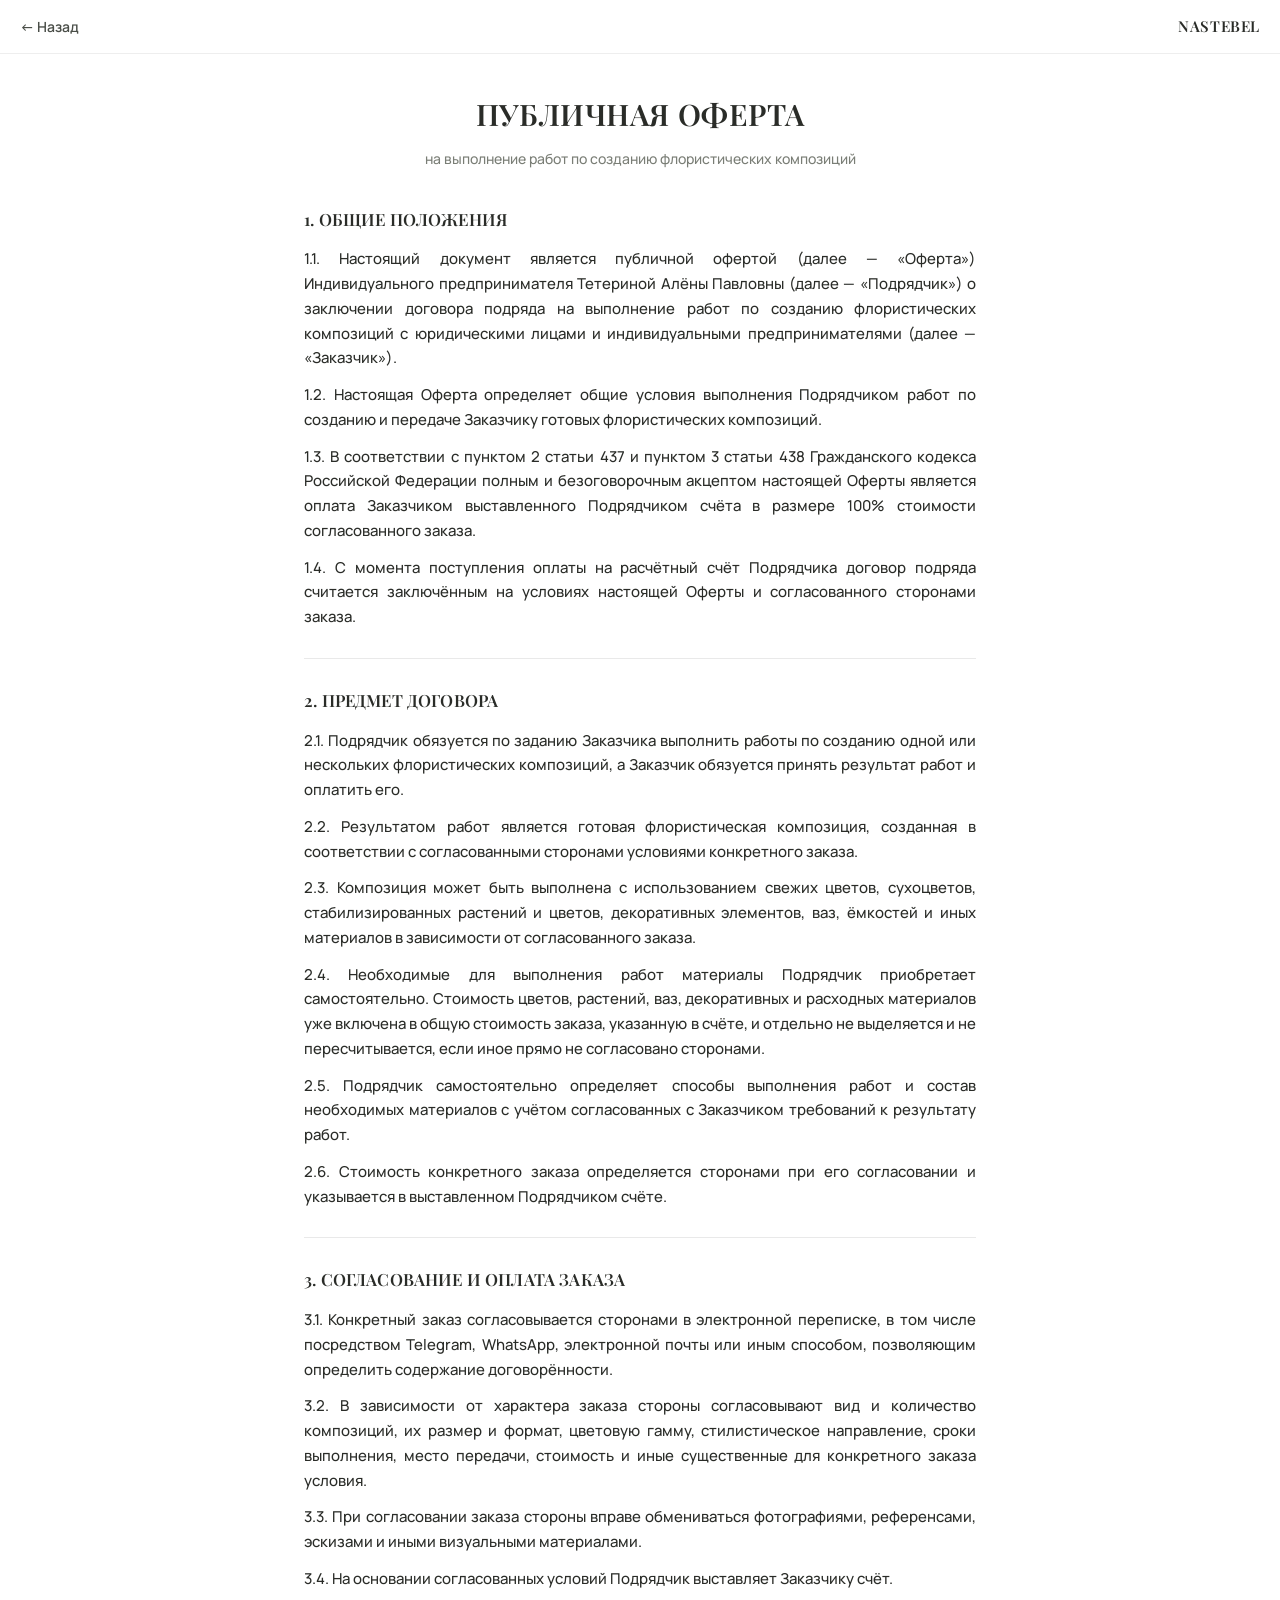
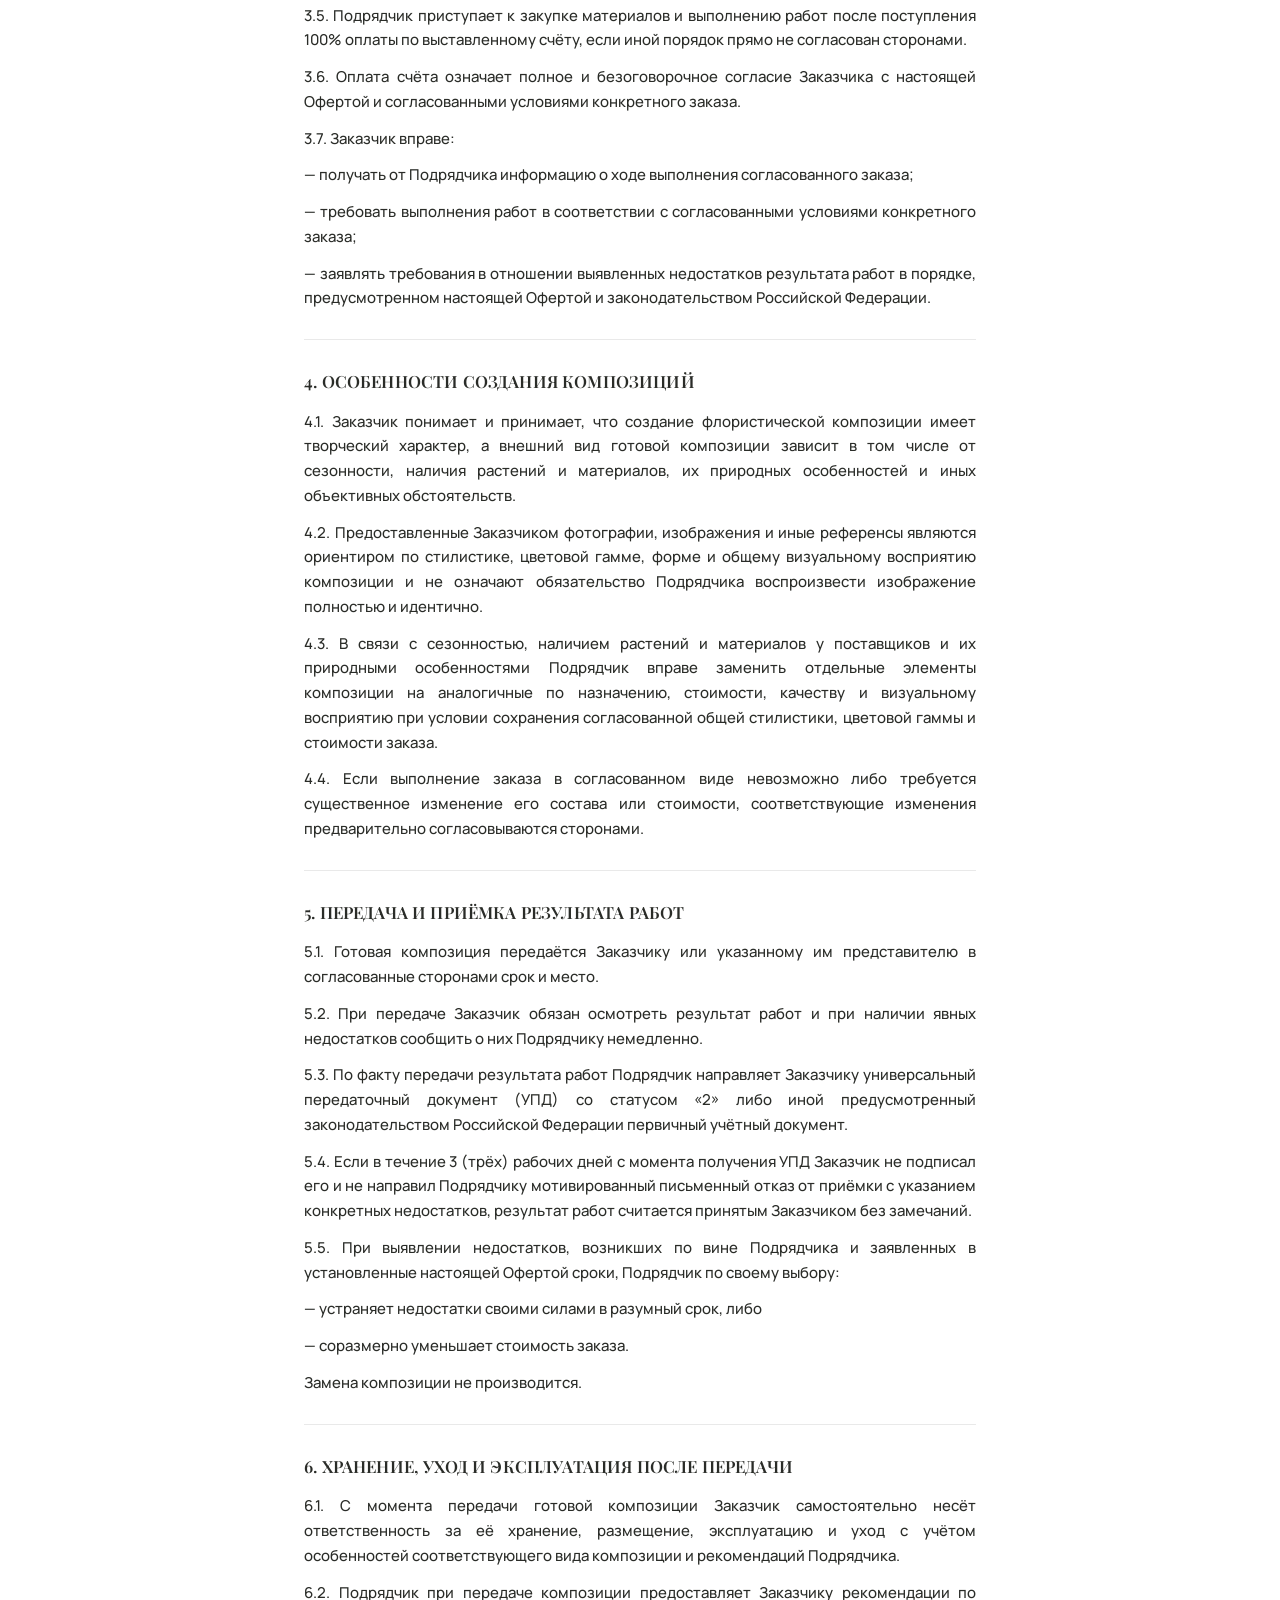
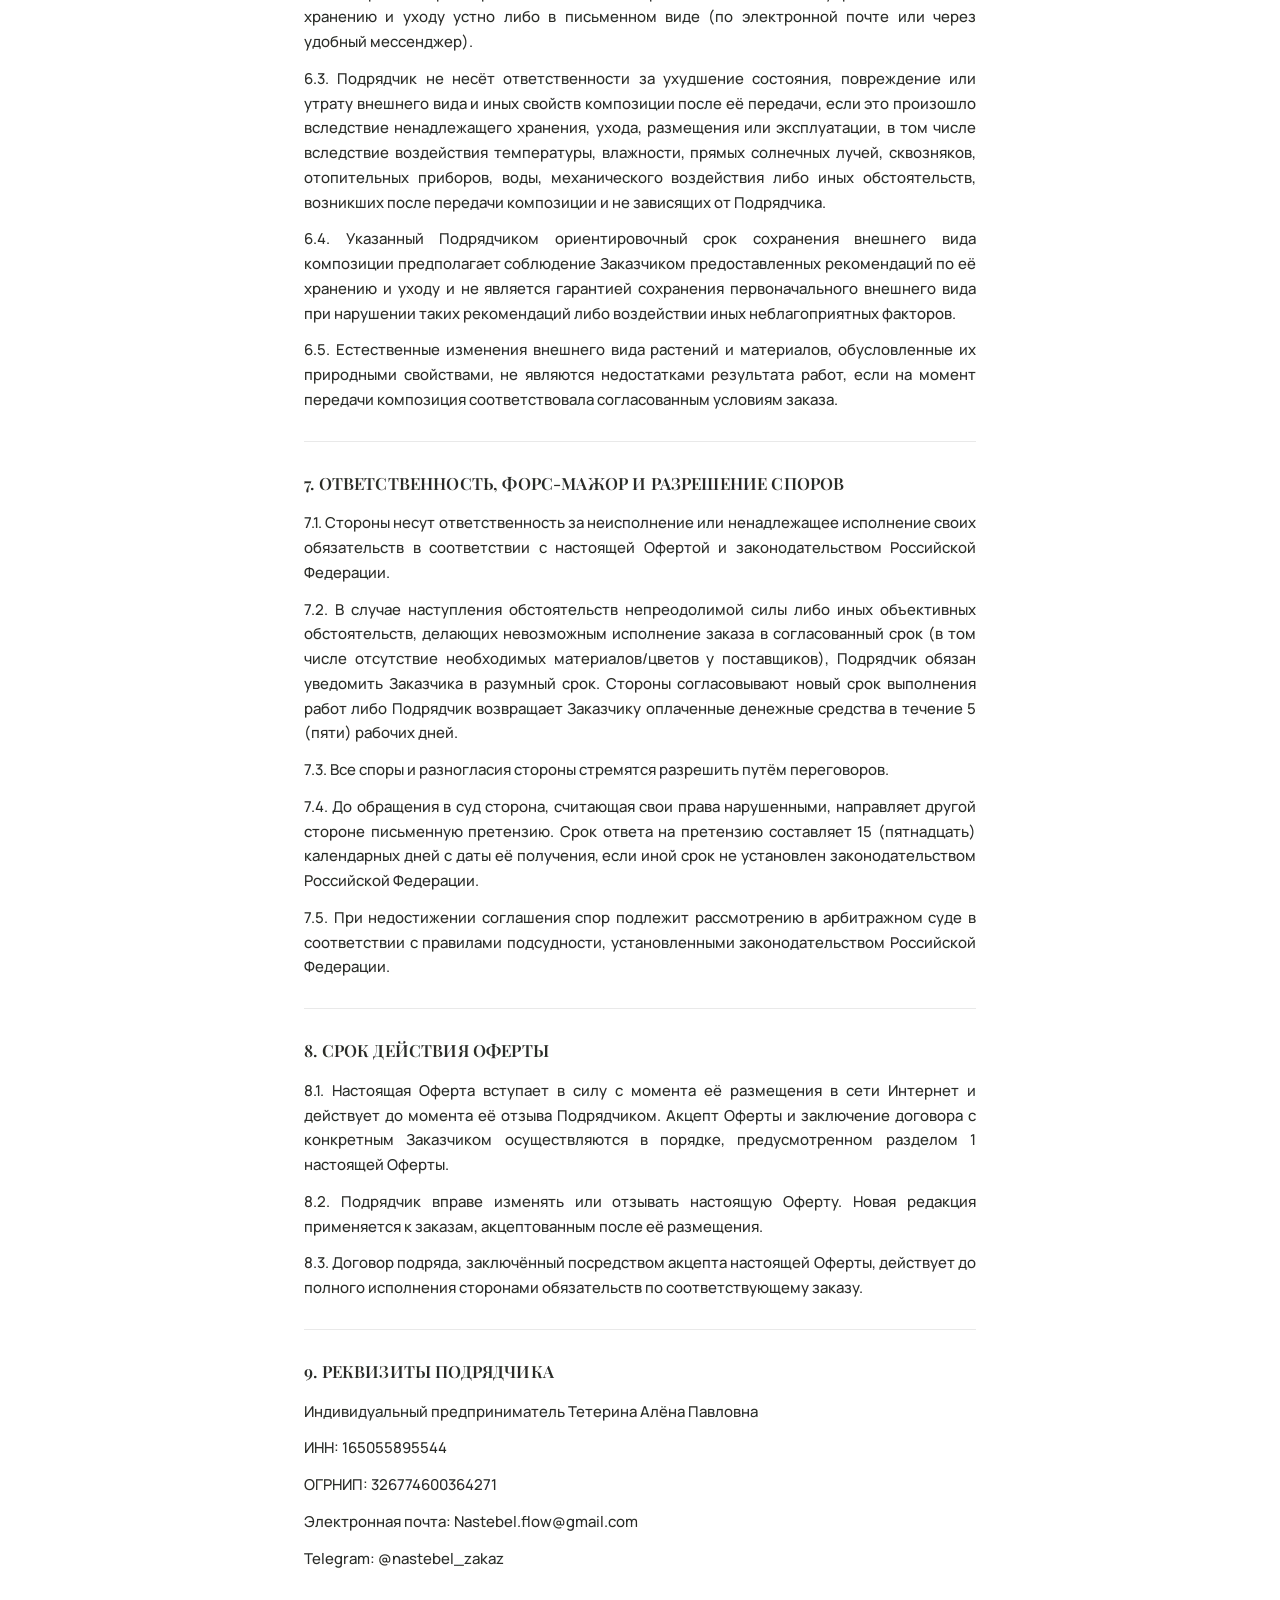
<file: oferta/index.html>
<!DOCTYPE html>
<html lang="ru">
<head>
  <meta charset="UTF-8" />
  <meta name="viewport" content="width=device-width, initial-scale=1" />
  <meta name="robots" content="noindex" />
  <title>Публичная оферта — NASTEBEL</title>
  <link rel="preconnect" href="https://fonts.googleapis.com" />
  <link href="https://fonts.googleapis.com/css2?family=Manrope:wght@400;500;600;700&family=Playfair+Display:wght@600&display=swap" rel="stylesheet" />
  <style>
    * { box-sizing: border-box; margin: 0; padding: 0; }
    html { -webkit-text-size-adjust: 100%; }
    body {
      font-family: "Manrope", system-ui, sans-serif;
      font-size: 15px;
      font-weight: 500;
      line-height: 1.65;
      color: #2a2c28;
      background: #ffffff;
      min-height: 100dvh;
    }
    .topbar {
      position: sticky;
      top: 0;
      z-index: 10;
      background: #fff;
      border-bottom: 1px solid rgba(42,44,40,0.08);
      padding: 14px 20px;
      display: flex;
      align-items: center;
      justify-content: space-between;
      gap: 12px;
    }
    .topbar a {
      font-size: 14px;
      font-weight: 600;
      color: #4a4e48;
      text-decoration: none;
    }
    .topbar a:hover { color: #2a2c28; }
    .brand {
      font-family: "Playfair Display", Georgia, serif;
      font-weight: 600;
      letter-spacing: 0.04em;
      font-size: 15px;
      color: #2a2c28;
    }
    .wrap {
      max-width: 720px;
      margin: 0 auto;
      padding: 36px 24px 64px;
    }
    h1 {
      font-family: "Playfair Display", Georgia, serif;
      font-size: clamp(1.5rem, 4vw, 1.85rem);
      font-weight: 600;
      text-align: center;
      letter-spacing: 0.02em;
      margin-bottom: 8px;
      color: #2a2c28;
    }
    .subtitle {
      text-align: center;
      font-size: 14px;
      color: #7a7e76;
      margin-bottom: 36px;
      font-weight: 500;
    }
    h2.sec {
      font-family: "Playfair Display", Georgia, serif;
      font-size: 1.05rem;
      font-weight: 600;
      margin: 28px 0 14px;
      color: #2a2c28;
      letter-spacing: 0.01em;
    }
    p.clause, p.para {
      margin-bottom: 12px;
      color: #2a2c28;
      text-align: justify;
      hyphens: auto;
    }
    hr.sec-div {
      border: none;
      border-top: 1px solid rgba(42,44,40,0.1);
      margin: 28px 0;
    }
    @media (max-width: 600px) {
      .wrap { padding: 24px 16px 48px; }
      body { font-size: 14px; }
      p.clause, p.para { text-align: left; }
    }
  </style>
</head>
<body>
  <div class="topbar">
    <a href="/">← Назад</a>
    <span class="brand">NASTEBEL</span>
  </div>
  <main class="wrap">
    <h1>ПУБЛИЧНАЯ ОФЕРТА</h1>
    <p class="subtitle">на выполнение работ по созданию флористических композиций</p>

    <h2 class="sec">1. ОБЩИЕ ПОЛОЖЕНИЯ</h2>
    <p class="clause">1.1. Настоящий документ является публичной офертой (далее — «Оферта») Индивидуального предпринимателя Тетериной Алёны Павловны (далее — «Подрядчик») о заключении договора подряда на выполнение работ по созданию флористических композиций с юридическими лицами и индивидуальными предпринимателями (далее — «Заказчик»).</p>
    <p class="clause">1.2. Настоящая Оферта определяет общие условия выполнения Подрядчиком работ по созданию и передаче Заказчику готовых флористических композиций.</p>
    <p class="clause">1.3. В соответствии с пунктом 2 статьи 437 и пунктом 3 статьи 438 Гражданского кодекса Российской Федерации полным и безоговорочным акцептом настоящей Оферты является оплата Заказчиком выставленного Подрядчиком счёта в размере 100% стоимости согласованного заказа.</p>
    <p class="clause">1.4. С момента поступления оплаты на расчётный счёт Подрядчика договор подряда считается заключённым на условиях настоящей Оферты и согласованного сторонами заказа.</p>

    <hr class="sec-div" />

    <h2 class="sec">2. ПРЕДМЕТ ДОГОВОРА</h2>
    <p class="clause">2.1. Подрядчик обязуется по заданию Заказчика выполнить работы по созданию одной или нескольких флористических композиций, а Заказчик обязуется принять результат работ и оплатить его.</p>
    <p class="clause">2.2. Результатом работ является готовая флористическая композиция, созданная в соответствии с согласованными сторонами условиями конкретного заказа.</p>
    <p class="clause">2.3. Композиция может быть выполнена с использованием свежих цветов, сухоцветов, стабилизированных растений и цветов, декоративных элементов, ваз, ёмкостей и иных материалов в зависимости от согласованного заказа.</p>
    <p class="clause">2.4. Необходимые для выполнения работ материалы Подрядчик приобретает самостоятельно. Стоимость цветов, растений, ваз, декоративных и расходных материалов уже включена в общую стоимость заказа, указанную в счёте, и отдельно не выделяется и не пересчитывается, если иное прямо не согласовано сторонами.</p>
    <p class="clause">2.5. Подрядчик самостоятельно определяет способы выполнения работ и состав необходимых материалов с учётом согласованных с Заказчиком требований к результату работ.</p>
    <p class="clause">2.6. Стоимость конкретного заказа определяется сторонами при его согласовании и указывается в выставленном Подрядчиком счёте.</p>

    <hr class="sec-div" />

    <h2 class="sec">3. СОГЛАСОВАНИЕ И ОПЛАТА ЗАКАЗА</h2>
    <p class="clause">3.1. Конкретный заказ согласовывается сторонами в электронной переписке, в том числе посредством Telegram, WhatsApp, электронной почты или иным способом, позволяющим определить содержание договорённости.</p>
    <p class="clause">3.2. В зависимости от характера заказа стороны согласовывают вид и количество композиций, их размер и формат, цветовую гамму, стилистическое направление, сроки выполнения, место передачи, стоимость и иные существенные для конкретного заказа условия.</p>
    <p class="clause">3.3. При согласовании заказа стороны вправе обмениваться фотографиями, референсами, эскизами и иными визуальными материалами.</p>
    <p class="clause">3.4. На основании согласованных условий Подрядчик выставляет Заказчику счёт.</p>
    <p class="clause">3.5. Подрядчик приступает к закупке материалов и выполнению работ после поступления 100% оплаты по выставленному счёту, если иной порядок прямо не согласован сторонами.</p>
    <p class="clause">3.6. Оплата счёта означает полное и безоговорочное согласие Заказчика с настоящей Офертой и согласованными условиями конкретного заказа.</p>
    <p class="clause">3.7. Заказчик вправе:</p>
    <p class="clause">— получать от Подрядчика информацию о ходе выполнения согласованного заказа;</p>
    <p class="clause">— требовать выполнения работ в соответствии с согласованными условиями конкретного заказа;</p>
    <p class="clause">— заявлять требования в отношении выявленных недостатков результата работ в порядке, предусмотренном настоящей Офертой и законодательством Российской Федерации.</p>

    <hr class="sec-div" />

    <h2 class="sec">4. ОСОБЕННОСТИ СОЗДАНИЯ КОМПОЗИЦИЙ</h2>
    <p class="clause">4.1. Заказчик понимает и принимает, что создание флористической композиции имеет творческий характер, а внешний вид готовой композиции зависит в том числе от сезонности, наличия растений и материалов, их природных особенностей и иных объективных обстоятельств.</p>
    <p class="clause">4.2. Предоставленные Заказчиком фотографии, изображения и иные референсы являются ориентиром по стилистике, цветовой гамме, форме и общему визуальному восприятию композиции и не означают обязательство Подрядчика воспроизвести изображение полностью и идентично.</p>
    <p class="clause">4.3. В связи с сезонностью, наличием растений и материалов у поставщиков и их природными особенностями Подрядчик вправе заменить отдельные элементы композиции на аналогичные по назначению, стоимости, качеству и визуальному восприятию при условии сохранения согласованной общей стилистики, цветовой гаммы и стоимости заказа.</p>
    <p class="clause">4.4. Если выполнение заказа в согласованном виде невозможно либо требуется существенное изменение его состава или стоимости, соответствующие изменения предварительно согласовываются сторонами.</p>

    <hr class="sec-div" />

    <h2 class="sec">5. ПЕРЕДАЧА И ПРИЁМКА РЕЗУЛЬТАТА РАБОТ</h2>
    <p class="clause">5.1. Готовая композиция передаётся Заказчику или указанному им представителю в согласованные сторонами срок и место.</p>
    <p class="clause">5.2. При передаче Заказчик обязан осмотреть результат работ и при наличии явных недостатков сообщить о них Подрядчику немедленно.</p>
    <p class="clause">5.3. По факту передачи результата работ Подрядчик направляет Заказчику универсальный передаточный документ (УПД) со статусом «2» либо иной предусмотренный законодательством Российской Федерации первичный учётный документ.</p>
    <p class="clause">5.4. Если в течение 3 (трёх) рабочих дней с момента получения УПД Заказчик не подписал его и не направил Подрядчику мотивированный письменный отказ от приёмки с указанием конкретных недостатков, результат работ считается принятым Заказчиком без замечаний.</p>
    <p class="clause">5.5. При выявлении недостатков, возникших по вине Подрядчика и заявленных в установленные настоящей Офертой сроки, Подрядчик по своему выбору:</p>
    <p class="clause">— устраняет недостатки своими силами в разумный срок, либо</p>
    <p class="clause">— соразмерно уменьшает стоимость заказа.</p>
    <p class="clause">Замена композиции не производится.</p>

    <hr class="sec-div" />

    <h2 class="sec">6. ХРАНЕНИЕ, УХОД И ЭКСПЛУАТАЦИЯ ПОСЛЕ ПЕРЕДАЧИ</h2>
    <p class="clause">6.1. С момента передачи готовой композиции Заказчик самостоятельно несёт ответственность за её хранение, размещение, эксплуатацию и уход с учётом особенностей соответствующего вида композиции и рекомендаций Подрядчика.</p>
    <p class="clause">6.2. Подрядчик при передаче композиции предоставляет Заказчику рекомендации по хранению и уходу устно либо в письменном виде (по электронной почте или через удобный мессенджер).</p>
    <p class="clause">6.3. Подрядчик не несёт ответственности за ухудшение состояния, повреждение или утрату внешнего вида и иных свойств композиции после её передачи, если это произошло вследствие ненадлежащего хранения, ухода, размещения или эксплуатации, в том числе вследствие воздействия температуры, влажности, прямых солнечных лучей, сквозняков, отопительных приборов, воды, механического воздействия либо иных обстоятельств, возникших после передачи композиции и не зависящих от Подрядчика.</p>
    <p class="clause">6.4. Указанный Подрядчиком ориентировочный срок сохранения внешнего вида композиции предполагает соблюдение Заказчиком предоставленных рекомендаций по её хранению и уходу и не является гарантией сохранения первоначального внешнего вида при нарушении таких рекомендаций либо воздействии иных неблагоприятных факторов.</p>
    <p class="clause">6.5. Естественные изменения внешнего вида растений и материалов, обусловленные их природными свойствами, не являются недостатками результата работ, если на момент передачи композиция соответствовала согласованным условиям заказа.</p>

    <hr class="sec-div" />

    <h2 class="sec">7. ОТВЕТСТВЕННОСТЬ, ФОРС-МАЖОР И РАЗРЕШЕНИЕ СПОРОВ</h2>
    <p class="clause">7.1. Стороны несут ответственность за неисполнение или ненадлежащее исполнение своих обязательств в соответствии с настоящей Офертой и законодательством Российской Федерации.</p>
    <p class="clause">7.2. В случае наступления обстоятельств непреодолимой силы либо иных объективных обстоятельств, делающих невозможным исполнение заказа в согласованный срок (в том числе отсутствие необходимых материалов/цветов у поставщиков), Подрядчик обязан уведомить Заказчика в разумный срок. Стороны согласовывают новый срок выполнения работ либо Подрядчик возвращает Заказчику оплаченные денежные средства в течение 5 (пяти) рабочих дней.</p>
    <p class="clause">7.3. Все споры и разногласия стороны стремятся разрешить путём переговоров.</p>
    <p class="clause">7.4. До обращения в суд сторона, считающая свои права нарушенными, направляет другой стороне письменную претензию. Срок ответа на претензию составляет 15 (пятнадцать) календарных дней с даты её получения, если иной срок не установлен законодательством Российской Федерации.</p>
    <p class="clause">7.5. При недостижении соглашения спор подлежит рассмотрению в арбитражном суде в соответствии с правилами подсудности, установленными законодательством Российской Федерации.</p>

    <hr class="sec-div" />

    <h2 class="sec">8. СРОК ДЕЙСТВИЯ ОФЕРТЫ</h2>
    <p class="clause">8.1. Настоящая Оферта вступает в силу с момента её размещения в сети Интернет и действует до момента её отзыва Подрядчиком. Акцепт Оферты и заключение договора с конкретным Заказчиком осуществляются в порядке, предусмотренном разделом 1 настоящей Оферты.</p>
    <p class="clause">8.2. Подрядчик вправе изменять или отзывать настоящую Оферту. Новая редакция применяется к заказам, акцептованным после её размещения.</p>
    <p class="clause">8.3. Договор подряда, заключённый посредством акцепта настоящей Оферты, действует до полного исполнения сторонами обязательств по соответствующему заказу.</p>

    <hr class="sec-div" />

    <h2 class="sec">9. РЕКВИЗИТЫ ПОДРЯДЧИКА</h2>
    <p class="para">Индивидуальный предприниматель Тетерина Алёна Павловна</p>
    <p class="para">ИНН: 165055895544</p>
    <p class="para">ОГРНИП: 326774600364271</p>
    <p class="para">Электронная почта: Nastebel.flow@gmail.com</p>
    <p class="para">Telegram: @nastebel_zakaz</p>
  </main>
</body>
</html>
</file>
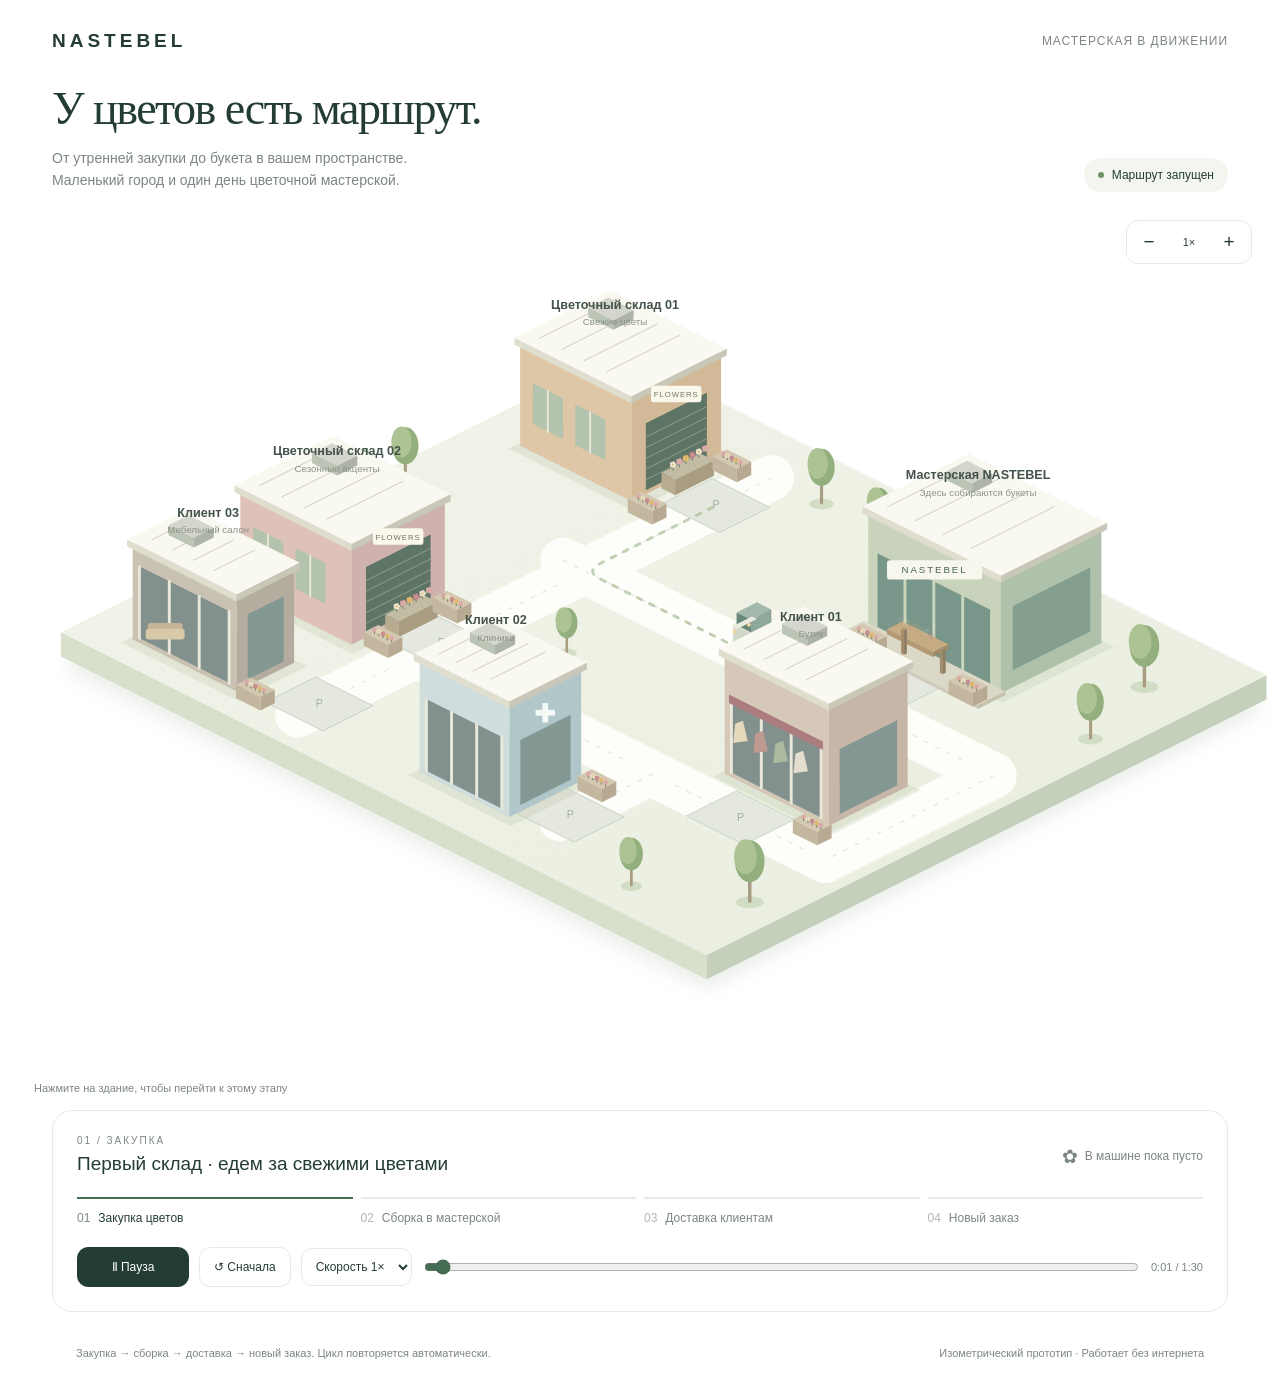
<file: Анимация/index.html>
<!doctype html>
<html lang="ru">
<head>
<meta charset="utf-8"><meta name="viewport" content="width=device-width,initial-scale=1">
<meta name="theme-color" content="#ffffff">
<title>NASTEBEL · Один день мастерской</title>
<style>
:root{--ink:#243d34;--muted:#7b877f;--line:#e6ebe5;--green:#466d53;--cream:#f5f5ed;--rose:#c77781}*{box-sizing:border-box}body{margin:0;background:#fff;color:var(--ink);font-family:Arial,Helvetica,sans-serif}button,input,select{font:inherit}button{cursor:pointer}button:focus-visible,a:focus-visible,select:focus-visible,input:focus-visible,[tabindex]:focus-visible{outline:3px solid #b8c796;outline-offset:4px}header{max-width:1240px;margin:auto;padding:30px 32px 12px;display:flex;justify-content:space-between;align-items:center}.brand{font-size:19px;letter-spacing:4px;font-weight:700}.tag{font-size:12px;color:var(--muted);letter-spacing:.08em}.intro{max-width:1240px;margin:auto;padding:18px 32px 0;display:flex;justify-content:space-between;gap:25px;align-items:end}h1{font-family:Georgia,serif;font-size:clamp(30px,4vw,46px);font-weight:400;letter-spacing:-1.5px;margin:0 0 12px}.intro p{font-size:14px;line-height:1.6;color:var(--muted);margin:0;max-width:480px}.pill{display:flex;align-items:center;gap:8px;background:#f3f6ef;border-radius:30px;padding:10px 14px;font-size:12px;white-space:nowrap}.dot{width:6px;height:6px;background:#719268;border-radius:50%}.scene-wrap{max-width:1300px;margin:12px auto 0;position:relative}.viewport{overflow:auto;scrollbar-width:thin;border-radius:16px;touch-action:pan-x pan-y}.scene{width:100%;display:block;height:auto;min-width:0;user-select:none}.scene text{font-family:Arial,Helvetica,sans-serif;pointer-events:none}.zoom-tools{position:absolute;right:28px;top:16px;display:flex;gap:4px;border:1px solid var(--line);padding:4px;border-radius:12px;background:#fff}.zoom-tools button{background:transparent;border:0;border-radius:7px;min-height:34px;min-width:36px;color:var(--ink);font-size:19px}.zoom-tools button:hover{background:var(--cream)}.hint{position:absolute;left:34px;bottom:16px;font-size:11px;color:var(--muted)}.console{max-width:1176px;margin:0 auto 32px;padding:24px;border:1px solid var(--line);border-radius:20px;background:#fff}.now{display:flex;align-items:center;justify-content:space-between;gap:20px;margin-bottom:20px}.eyebrow{font-size:10px;letter-spacing:2px;text-transform:uppercase;color:var(--muted);margin-bottom:7px}.status{font-size:19px;font-weight:500;min-height:24px}.cargo{font-size:12px;color:var(--muted);display:flex;gap:7px;align-items:center}.cargo i{font-style:normal;font-size:19px}.steps{display:grid;grid-template-columns:repeat(4,1fr);gap:8px;margin-bottom:22px}.step{border:0;border-top:2px solid var(--line);padding:12px 0 0;background:transparent;text-align:left;font-size:12px;color:var(--muted);display:flex;gap:8px}.step b{font-weight:400;opacity:.6}.step.active{border-color:var(--green);color:var(--ink)}.step.done{border-color:#bbcdb1}.play-controls{display:flex;gap:10px;align-items:center}.control{border:1px solid var(--line);background:white;color:var(--ink);border-radius:11px;padding:11px 14px;font-size:12px;min-height:40px;white-space:nowrap}.primary{background:var(--ink);color:white;border-color:var(--ink);min-width:112px}.control:hover{filter:brightness(.94)}.speed{border:1px solid var(--line);background:white;color:var(--ink);border-radius:11px;padding:10px;font-size:12px}.timeline{flex:1;accent-color:var(--green);min-width:30px;height:22px;cursor:pointer}.clock{font-size:11px;color:var(--muted);font-variant-numeric:tabular-nums;white-space:nowrap}.footer{max-width:1176px;padding:0 24px 24px;margin:auto;display:flex;gap:20px;justify-content:space-between;color:var(--muted);font-size:11px;line-height:1.7}.sr-only{position:absolute;width:1px;height:1px;padding:0;margin:-1px;overflow:hidden;clip:rect(0,0,0,0);white-space:nowrap;border:0}.location{cursor:pointer}.location:hover .building-label{fill:#466d53}.location:focus .building-label{fill:#466d53}noscript{display:block;padding:20px;text-align:center}
@media(max-width:700px){header{padding:24px 20px 10px}.brand{font-size:15px;letter-spacing:3px}.tag{font-size:10px}.intro{padding:15px 20px 0;display:block}.intro p{font-size:13px}.pill{display:none}.scene-wrap{margin-top:10px}.scene{min-width:700px}.viewport{max-height:550px}.zoom-tools{right:12px;top:8px}.hint{left:20px;bottom:5px;background:#ffffffd9;padding:4px 7px;border-radius:5px}.console{margin:18px 12px 24px;padding:18px 16px;border-radius:15px}.now{display:block}.status{font-size:17px}.cargo{margin-top:9px}.steps{gap:10px}.step{font-size:11px;line-height:1.5;display:block}.step b{display:block;margin-bottom:4px}.play-controls{flex-wrap:wrap;gap:8px}.timeline{order:4;flex-basis:calc(100% - 92px);margin-top:8px}.clock{order:5;margin-top:8px}.footer{padding:0 20px 25px;display:block}.footer span{display:block;margin-bottom:6px}}
</style>
</head>
<body>
<header><div class="brand">NASTEBEL</div><div class="tag">МАСТЕРСКАЯ В ДВИЖЕНИИ</div></header>
<main>
<div class="intro"><div><h1>У цветов есть маршрут.</h1><p>От утренней закупки до букета в вашем пространстве.<br>Маленький город и один день цветочной мастерской.</p></div><div class="pill"><span class="dot"></span><span id="playState">Маршрут запущен</span></div></div>
<div class="scene-wrap">
<div class="viewport" id="viewport">
<svg class="scene" id="scene" viewBox="0 0 1320 935" role="img" aria-labelledby="sceneTitle sceneDesc" xmlns="http://www.w3.org/2000/svg">
<title id="sceneTitle">Изометрический город цветочной мастерской NASTEBEL</title>
<desc id="sceneDesc">Флорист закупает цветы на двух складах, собирает букеты в мастерской и развозит их трём клиентам. После нового заказа маршрут повторяется.</desc>
<defs>
<filter id="shadow" x="-40%" y="-40%" width="180%" height="180%"><feGaussianBlur stdDeviation="10"/></filter>
<linearGradient id="grass" x1="0" y1="0" x2="1" y2="1"><stop stop-color="#f2f4e9"/><stop offset="1" stop-color="#e9eedf"/></linearGradient>
<pattern id="dots" width="12" height="12" patternUnits="userSpaceOnUse"><circle cx="1" cy="1" r=".65" fill="#b5c7a8" opacity=".25"/></pattern>
</defs>
<g id="ground"></g><g id="roads"></g><g id="decor"></g><g id="route"></g><g id="world"></g><g id="labels"></g><g id="bubble"></g>
</svg>
</div>
<div class="zoom-tools" aria-label="Масштаб сцены"><button id="zoomOut" aria-label="Уменьшить">−</button><button id="zoomReset" aria-label="Исходный масштаб" style="font-size:11px">1×</button><button id="zoomIn" aria-label="Увеличить">+</button></div>
<span class="hint">Нажмите на здание, чтобы перейти к этому этапу</span>
</div>
<section class="console" aria-label="Управление анимацией">
<div class="now"><div><div class="eyebrow" id="phase">01 / ЗАКУПКА</div><div class="status" id="status" aria-live="polite">Едем за свежими цветами</div></div><div class="cargo"><i aria-hidden="true">✿</i><span id="cargo">В машине пока пусто</span></div></div>
<nav class="steps" aria-label="Этапы маршрута"><button class="step active" data-step="0"><b>01</b> Закупка цветов</button><button class="step" data-step="1"><b>02</b> Сборка в мастерской</button><button class="step" data-step="2"><b>03</b> Доставка клиентам</button><button class="step" data-step="3"><b>04</b> Новый заказ</button></nav>
<div class="play-controls"><button class="control primary" id="play">Ⅱ Пауза</button><button class="control" id="restart" aria-label="Начать маршрут сначала">↺ Сначала</button><label class="sr-only" for="speed">Скорость анимации</label><select class="speed" id="speed"><option value="1">Скорость 1×</option><option value="1.5">1,5×</option><option value="2">2×</option><option value="3">3×</option></select><label class="sr-only" for="timeline">Положение на маршруте</label><input class="timeline" id="timeline" type="range" min="0" max="1000" value="0" step="1"><span class="clock" id="clock">0:00 / 0:00</span></div>
</section>
</main>
<div class="footer"><span>Закупка → сборка → доставка → новый заказ. Цикл повторяется автоматически.</span><span>Изометрический прототип · Работает без интернета</span></div>
<noscript>Для анимации включите JavaScript в браузере.</noscript>
<script>
(()=>{
'use strict';
const NS='http://www.w3.org/2000/svg';
const $=id=>document.getElementById(id);
function el(tag,attrs={},parent){const n=document.createElementNS(NS,tag);for(const[k,v]of Object.entries(attrs))n.setAttribute(k,v);if(parent)parent.appendChild(n);return n}
function p(x,y,z=0){return[640+(x-y)*.74,153+(x+y)*.37-z]}
const pts=a=>a.map(q=>q.map(v=>+v.toFixed(2)).join(',')).join(' ');
const poly=(a,c,g,more={})=>el('polygon',{points:pts(a),fill:c,...more},g);
const line=(a,c,w,g,more={})=>el('polyline',{points:pts(a),fill:'none',stroke:c,'stroke-width':w,'stroke-linecap':'round','stroke-linejoin':'round',...more},g);
const circle=(x,y,r,c,g,more={})=>el('circle',{cx:x,cy:y,r,fill:c,...more},g);
function txt(x,y,s,size,color,g,more={}){const t=el('text',{x,y,fill:color,'font-size':size,...more},g);t.textContent=s;return t}
const lerp=(a,b,t)=>a+(b-a)*t;
const mix=(a,b,t)=>[lerp(a[0],b[0],t),lerp(a[1],b[1],t)];
const clamp=(v,a,b)=>Math.max(a,Math.min(b,v));
function box(x,y,w,d,h,colors,g,z=0){poly([p(x,y,z+h),p(x+w,y,z+h),p(x+w,y+d,z+h),p(x,y+d,z+h)],colors[0],g);poly([p(x,y+d,z),p(x+w,y+d,z),p(x+w,y+d,z+h),p(x,y+d,z+h)],colors[2],g);poly([p(x+w,y,z),p(x+w,y+d,z),p(x+w,y+d,z+h),p(x+w,y,z+h)],colors[1],g)}
function faceY(x,y,z,w,h,c,g){return poly([p(x,y,z),p(x+w,y,z),p(x+w,y,z+h),p(x,y,z+h)],c,g)}
function faceX(x,y,z,d,h,c,g){return poly([p(x,y,z),p(x,y+d,z),p(x,y+d,z+h),p(x,y,z+h)],c,g)}
function flower(x,y,sz,g,variant=0){line([[x,y+sz*.8],[x,y-sz*.3]],'#68816a',Math.max(1,sz*.1),g);el('ellipse',{cx:x-sz*.22,cy:y+sz*.27,rx:sz*.22,ry:sz*.09,fill:'#829b75',transform:`rotate(25 ${x-sz*.22} ${y+sz*.27})`},g);const c=['#dca9ae','#ede2c5','#c78592','#e2b86d'][variant%4];for(let a=0;a<5;a++){const t=a*Math.PI*2/5;circle(x+Math.cos(t)*sz*.28,y+Math.sin(t)*sz*.28,sz*.23,c,g)}circle(x,y,sz*.12,'#d7b66d',g)}
function bouquet(sx,sy,scale,g){const b=el('g',{transform:`translate(${sx} ${sy}) scale(${scale})`},g);poly([[-10,4],[12,4],[3,24],[-3,24]],'#c4b294',b);for(let i=0;i<5;i++)flower((i-2)*4,-5-Math.sin(i)*5,7,b,i);return b}
const nodes=[];
function object(x,y,g){nodes.push({depth:x+y,node:g});return g}
const ground=$('ground'),roads=$('roads'),decor=$('decor'),world=$('world'),labels=$('labels');
const island=[p(0,0),p(900,0),p(900,780),p(0,780)];
poly(island.map(([x,y])=>[x,y+34]),'#91a48b',ground,{filter:'url(#shadow)',opacity:'.2'});
poly([p(0,780),p(900,780),p(900,780,-25),p(0,780,-25)],'#d8dfcb',ground);
poly([p(900,0),p(900,780),p(900,780,-25),p(900,0,-25)],'#c4d0bb',ground);
poly(island,'url(#grass)',ground);
poly(island,'url(#dots)',ground);
// All roads and routes are defined in world coordinates.
function road(a,width=44){line(a.map(q=>p(...q)),'#fdfdf9',width,roads);line(a.map(q=>p(...q)),'#dadfd4',1,roads,{'stroke-dasharray':'4 9'})}
road([[280,70],[280,730]],47);road([[250,330],[850,330]],47);road([[280,565],[850,565]],47);road([[850,330],[850,565]],47);road([[650,280],[650,330]],43);road([[610,565],[610,695]],43);
function parking(x,y){poly([p(x-40,y-35),p(x+40,y-35),p(x+40,y+35),p(x-40,y+35)],'#e4e8df',roads,{stroke:'#cad3c3','stroke-width':1});const q=p(x,y);txt(q[0],q[1]+3,'P',11,'#a2b19a',roads,{'text-anchor':'middle'})}
[[280,147],[280,530],[650,280],[732,565],[610,680],[280,700]].forEach(q=>parking(...q));
function tree(x,y,scale=1){const g=el('g',{},world);object(x,y,g);const q=p(x,y);el('ellipse',{cx:q[0],cy:q[1]+1,rx:16*scale,ry:7*scale,fill:'#c1d0b3',opacity:.6},g);line([[q[0],q[1]],[q[0],q[1]-40*scale]],'#a89c81',4*scale,g);el('ellipse',{cx:q[0],cy:q[1]-46*scale,rx:17*scale,ry:24*scale,fill:'#94af7e'},g);el('ellipse',{cx:q[0]-5*scale,cy:q[1]-51*scale,rx:13*scale,ry:20*scale,fill:'#adc394'},g)}
[[30,330,.8],[50,410,1],[350,70,.8],[435,75,.7],[830,100,.9],[865,210,.8],[855,675,.9],[750,735,.7],[380,455,.65],[80,615,.55]].forEach(q=>tree(...q));
function planter(x,y){const g=el('g',{},world);object(x+20,y+10,g);box(x,y,34,20,14,['#d4c8b0','#b8aa92','#c4b79f'],g);for(let i=0;i<5;i++){const q=p(x+5+i*6,y+10,15);flower(...q,5,g,i)}}
[[228,80],[228,198],[230,472],[230,568],[566,229],[705,228],[790,530],[580,620],[214,730]].forEach(q=>planter(...q));
const buildings=[
{id:'warehouse1',name:'Цветочный склад 01',sub:'Свежие цветы',x:60,y:75,w:155,d:125,h:104,kind:'warehouse',colors:['#e9d8bd','#d2b998','#ddc7a6'],door:[218,147]},
{id:'warehouse2',name:'Цветочный склад 02',sub:'Сезонные акценты',x:65,y:465,w:155,d:130,h:100,kind:'warehouse',colors:['#ecd9d3','#cfb1ad','#dec2b9'],door:[223,530]},
{id:'studio',name:'Мастерская NASTEBEL',sub:'Здесь собираются букеты',x:555,y:70,w:185,d:140,h:117,kind:'studio',colors:['#e5e7d9','#afc0ab','#c9d3bb'],door:[650,238]},
{id:'client1',name:'Клиент 01',sub:'Бутик',x:660,y:405,w:145,d:110,h:122,kind:'boutique',colors:['#e7dfd3','#c6b6a7','#d6c8b8'],door:[732,524]},
{id:'client2',name:'Клиент 02',sub:'Клиника',x:445,y:625,w:125,d:100,h:115,kind:'clinic',colors:['#e1e9e9','#b1c6c8','#cfdddc'],door:[575,680]},
{id:'client3',name:'Клиент 03',sub:'Мебельный салон',x:60,y:660,w:145,d:80,h:96,kind:'interior',colors:['#ddd7cb','#b4ad9f','#c9c2b2'],door:[210,700]}
];
const buildingGroups={};
function build(b){const {x,y,w,d,h}=b;const g=el('g',{'class':'location','tabindex':'0','role':'button','aria-label':`Перейти: ${b.name}`},world);object(x+w/2,y+d/2,g);buildingGroups[b.id]=g;
poly([p(x-4,y-4),p(x+w+14,y-4),p(x+w+14,y+d+12),p(x-4,y+d+12)],'#c3cbb5',g,{opacity:.35});
box(x,y,w,d,h,b.colors,g);
box(x-4,y-4,w+8,d+8,7,['#f9f8f1','#c9c8b8','#dfdece'],g,h);
// roof details
for(let i=0;i<4;i++)line([p(x+15+i*(w-30)/4,y+12,h+8),p(x+15+i*(w-30)/4,y+d-12,h+8)],'#d0cebf',1,g);
box(x+20,y+22,35,28,10,['#d4d5cc','#adb3a8','#bcc4b5'],g,h+8);
if(b.kind==='warehouse'){
faceX(x+w+.2,y+20,4,d-40,69,'#5e7465',g);
for(let i=1;i<6;i++)line([p(x+w+.4,y+20,4+i*11),p(x+w+.4,y+d-20,4+i*11)],'#8d9f89',1,g);
faceY(x+18,y+d+.2,29,42,42,'#b4c3ad',g);faceY(x+77,y+d+.2,29,42,42,'#b4c3ad',g);
line([p(x+39,y+d+.5,29),p(x+39,y+d+.5,71)],'#e9e7d7',2,g);line([p(x+98,y+d+.5,29),p(x+98,y+d+.5,71)],'#e9e7d7',2,g);
box(x+w+3,y+32,19,54,16,['#c3bca4','#a89c81','#b7ac8f'],g);for(let i=0;i<6;i++){const q=p(x+w+13,y+35+i*9,26);flower(...q,7,g,i)}
const q=p(x+w,y+d/2,88);el('rect',{x:q[0]-26,y:q[1]-8,width:52,height:17,rx:3,fill:'#faf7eb'},g);txt(q[0],q[1]+4,'FLOWERS',8,'#6f785e',g,{'text-anchor':'middle','letter-spacing':1});
}else if(b.kind==='studio'){
faceY(x+12,y+d+.5,5,w-24,76,'#789689',g);
for(let i=0;i<5;i++)line([p(x+12+i*(w-24)/4,y+d+1,5),p(x+12+i*(w-24)/4,y+d+1,81)],'#cbd7bc',3,g);
faceX(x+w+.4,y+16,18,d-32,66,'#859f8e',g);
box(x-6,y+d,w+12,38,4,['#dcd8c8','#c5c1af','#d1cbbb'],g);
// Worktable on the open terrace.
box(x+57,y+d+9,64,22,5,['#c6ab83','#a08b68','#b49a74'],g,25);for(const dx of[60,114])box(x+dx,y+d+10,4,4,25,['#a89577','#8d7e65','#a18b6b'],g);
const arrangement=el('g',{id:'arrangement'},g);for(let i=0;i<7;i++){const q=p(x+66+i*7,y+d+20,39);flower(...q,8,arrangement,i)}
const q=p(x+w/2,y+d,94);el('rect',{x:q[0]-49,y:q[1]-9,width:98,height:20,rx:3,fill:'#f8f7ee'},g);txt(q[0],q[1]+4,'NASTEBEL',10,'#44634e',g,{'text-anchor':'middle','letter-spacing':2});
}else{
faceY(x+10,y+d+.3,5,w-20,74,'#82918e',g);for(let i=0;i<4;i++)line([p(x+10+i*(w-20)/3,y+d+.6,5),p(x+10+i*(w-20)/3,y+d+.6,79)],'#eae7db',3,g);
faceX(x+w+.3,y+15,7,d-30,67,'#839893',g);
if(b.kind==='boutique'){
faceY(x+7,y+d+1,76,w-14,9,'#ac7d7f',g);for(let i=0;i<4;i++){const a=p(x+21+i*28,y+d+1,60);poly([[a[0]-4,a[1]],[a[0]+4,a[1]-3],[a[0]+9,a[1]+18],[a[0]-6,a[1]+20]],['#e5d8bb','#bf9a91','#acb99f','#e3ddcd'][i],g)}
}else if(b.kind==='clinic'){
const q=p(x+w,y+d/2,89);el('rect',{x:q[0]-3,y:q[1]-10,width:6,height:20,fill:'#f4faf6'},g);el('rect',{x:q[0]-10,y:q[1]-3,width:20,height:6,fill:'#f4faf6'},g);
}else{
const q=p(x+45,y+d+1,28);el('rect',{x:q[0]-17,y:q[1]-6,width:36,height:14,rx:3,fill:'#c7b496'},g);el('rect',{x:q[0]-19,y:q[1],width:40,height:11,rx:3,fill:'#dac9a8'},g);
}
const gift=el('g',{id:`gift-${b.id}`,opacity:0},g);const q=p(...b.door,20);bouquet(q[0]-13,q[1]-8,.72,gift);
}
const q=p(x+w*.45,y+d*.5,h+40);txt(q[0],q[1],b.name,13,'#43534a',labels,{'class':'building-label','text-anchor':'middle','font-weight':600});txt(q[0],q[1]+17,b.sub,10,'#8c9487',labels,{'text-anchor':'middle'});
g.addEventListener('click',()=>jumpLocation(b.id));g.addEventListener('keydown',e=>{if(e.key==='Enter'||e.key===' '){e.preventDefault();jumpLocation(b.id)}})
}
buildings.forEach(build);
const carGroup=el('g',{'id':'car'},world);const personGroup=el('g',{'id':'florist'},world);const vanNode={depth:0,node:carGroup},personNode={depth:0,node:personGroup};nodes.push(vanNode,personNode);
// Rounded road routes: the van follows real geometry, including turns.
function path(points){const samples=[points[0]];for(let i=1;i<points.length-1;i++){const a=points[i-1],b=points[i],c=points[i+1];const before=mix(b,a,Math.min(.24,22/Math.hypot(a[0]-b[0],a[1]-b[1])));const after=mix(b,c,Math.min(.24,22/Math.hypot(c[0]-b[0],c[1]-b[1])));samples.push(before);for(let j=1;j<=12;j++){const t=j/12;samples.push([(1-t)**2*before[0]+2*(1-t)*t*b[0]+t*t*after[0],(1-t)**2*before[1]+2*(1-t)*t*b[1]+t*t*after[1]])}}
samples.push(points[points.length-1]);const lengths=[0];for(let i=1;i<samples.length;i++)lengths.push(lengths[i-1]+Math.hypot(samples[i][0]-samples[i-1][0],samples[i][1]-samples[i-1][1]));return{samples,lengths,total:lengths.at(-1)}}
function at(route,t){const d=clamp(t,0,1)*route.total;let i=1;while(i<route.lengths.length-1&&route.lengths[i]<d)i++;const a=route.samples[i-1],b=route.samples[i];const q=mix(a,b,(d-route.lengths[i-1])/(route.lengths[i]-route.lengths[i-1]||1));return{q,angle:Math.atan2(b[1]-a[1],b[0]-a[0])}}
const park={warehouse1:[280,147],warehouse2:[280,530],studio:[650,280],client1:[732,565],client2:[610,680],client3:[280,700]};
const routes={
toW1:path([[650,280],[650,330],[280,330],[280,147]]),
toW2:path([[280,147],[280,530]]),
toStudio:path([[280,530],[280,330],[650,330],[650,280]]),
toC1:path([[650,280],[650,330],[850,330],[850,565],[732,565]]),
toC2:path([[732,565],[610,565],[610,680]]),
toC3:path([[610,680],[610,565],[280,565],[280,700]]),
home:path([[280,700],[280,330],[650,330],[650,280]])};
const segments=[],starts=[0,0,0,0],locationStarts={};let total=0;let flowers=0,bunches=0;
function add(seconds,type,text,step,options={}){segments.push({start:total,end:total+seconds,duration:seconds,type,text,step,flowers,bunches,...options});total+=seconds}
function travel(route,text,step,loc){add(5.3,'drive',text,step,{route:routes[route],loc})}
function stop(id,task,step){const b=buildings.find(b=>b.id===id),q=park[id],exit=[q[0]-17,q[1]+18],door=b.door;locationStarts[id]=total;
add(.8,'exit','Паркуемся · '+b.name,step,{loc:id,q,exit,door});
add(1.5,'walk',id==='studio'?'Несём цветы в мастерскую':step===2?'Букет для клиента':'Идём за цветами',step,{loc:id,q,exit,door});
add(id==='studio'?5:2.1,'work',task,step,{loc:id,q,exit,door});
if(step===0)flowers++;if(id==='studio'){flowers=0;bunches=3}if(step===2)bunches--;
add(1.5,'back',id==='studio'?'Три букета готовы к доставке':step===2?'Возвращаемся к машине':'Забираем свежие цветы',step,{loc:id,q,exit,door});
add(1,'load',step===0?'Укладываем цветы в машину':id==='studio'?'Загружаем букеты':'Отправляемся дальше',step,{loc:id,q,exit,door});
add(.6,'enter','Продолжаем маршрут',step,{loc:id,q,exit,door})}
travel('toW1','Первый склад · едем за свежими цветами',0,'warehouse1');stop('warehouse1','Выбираем и забираем свежие цветы',0);
travel('toW2','Второй склад · сезонные цветы для композиций',0,'warehouse2');stop('warehouse2','Добавляем сезонные акценты',0);
starts[1]=total;travel('toStudio','В мастерскую · всё для букетов собрано',1,'studio');stop('studio','Собираем три композиции для клиентов',1);
starts[2]=total;travel('toC1','Доставка 01 · букет для бутика',2,'client1');stop('client1','Оставляем композицию в бутике',2);
travel('toC2','Доставка 02 · цветы для клиники',2,'client2');stop('client2','Свежие цветы в зоне ожидания',2);
travel('toC3','Доставка 03 · букет для мебельного салона',2,'client3');stop('client3','Дополняем пространство мебельного салона',2);
starts[3]=total;travel('home','Возвращаемся в мастерскую',3,'studio');
add(.8,'exit','Маршрут завершён · возвращаемся в мастерскую',3,{loc:'studio',q:park.studio,exit:[633,298],door:[650,238]});
add(3.6,'phone','Новый заказ! Проверяем сообщение',3,{loc:'studio',q:park.studio,exit:[633,298],door:[650,238]});
add(.8,'enter','Новый маршрут · поехали за цветами',3,{loc:'studio',q:park.studio,exit:[633,298],door:[650,238]});
// Van mesh, rotated in the world, then projected into isometric screen space.
let lastAngle=-Math.PI/2;
function van(q,angle,cargo,drive,u){carGroup.replaceChildren();const cs=Math.cos(angle),sn=Math.sin(angle);const v=(a,b,z=0)=>p(q[0]+a*cs-b*sn,q[1]+a*sn+b*cs,z);
poly([v(-35,-20),v(36,-20),v(36,22),v(-35,22)],'#7b8e72',carGroup,{opacity:.16});
const mesh=[];function slab(a,b,w,d,z,h,col){const A=[a,b,z],B=[a+w,b,z],C=[a+w,b+d,z],D=[a,b+d,z];const tops=[A,B,C,D].map(t=>[t[0],t[1],t[2]+h]);const points=[A,B,C,D];for(let i=0;i<4;i++){const j=(i+1)%4;const aa=points[i],bb=points[j];const wx=(aa[0]+bb[0])/2*cs-(aa[1]+bb[1])/2*sn;const wy=(aa[0]+bb[0])/2*sn+(aa[1]+bb[1])/2*cs;mesh.push({depth:wx+wy,points:[v(...aa),v(...bb),v(...tops[j]),v(...tops[i])],color:col[i%2+1]})}mesh.sort((a,b)=>a.depth-b.depth);for(const f of mesh)poly(f.points,f.color,carGroup);mesh.length=0;poly(tops.map(t=>v(...t)),col[0],carGroup)}
// Wheels lie below the body and have visible tyre/hub details.
const wheels=[];for(const a of[-21,20])for(const b of[-16,16]){const a2=q[0]+a*cs-b*sn,b2=q[1]+a*sn+b*cs;wheels.push({a,b,depth:a2+b2})}wheels.sort((a,b)=>a.depth-b.depth);
for(const w of wheels){const t=v(w.a,w.b,8);el('ellipse',{cx:t[0],cy:t[1],rx:7,ry:9,fill:'#33413c'},carGroup);el('ellipse',{cx:t[0],cy:t[1],rx:3,ry:4,fill:'#bbc2b9'},carGroup);if(drive)line([[t[0],t[1]],[t[0]+Math.cos(u*40)*3,t[1]+Math.sin(u*40)*4]],'#e7e8dc',.8,carGroup)}
slab(-32,-15,65,30,10,23,['#f7f3e7','#d1d8ca','#e5e8da']);
slab(-31,-15,40,30,33,15,['#f8f6ec','#dce1d2','#e9eadd']);
slab(9,-14,20,28,33,13,['#a4b9ae','#6a877b','#8ea89b']);
// A forward hood gives the car a readable direction.
poly([v(29,-14,29),v(36,-14,29),v(36,14,29),v(29,14,29)],'#ebecdf',carGroup);
for(const b of[-10,10]){const t=v(36,b,22);circle(t[0],t[1],2,'#efd9a5',carGroup)}
const nearSide=cs+sn>=0?15:-15;const sign=v(-11,nearSide,26);txt(sign[0],sign[1]+2,'N',10,'#507158',carGroup,{'text-anchor':'middle','font-weight':700});
for(let i=0;i<cargo;i++){const t=v(-21+i*11,0,51);bouquet(t[0],t[1]-4,.33,carGroup)}
vanNode.depth=q[0]+q[1]+25;
}
function woman(q,action,u,carried){personGroup.replaceChildren();const [x,y]=p(...q);const g=el('g',{transform:`translate(${x} ${y})`},personGroup);const walking=action==='walk'||action==='back';const sway=walking?Math.sin(u*18)*2:0;
el('ellipse',{cx:0,cy:0,rx:11,ry:4,fill:'#61765a',opacity:.18},g);
line([[-3,-17],[-4+sway,-2]],'#555b4c',3,g);line([[3,-17],[4-sway,-2]],'#555b4c',3,g);line([[-4+sway,-1],[-1+sway,-1]],'#353f35',3,g);line([[4-sway,-1],[7-sway,-1]],'#353f35',3,g);
const body=el('g',{transform:`translate(0 ${walking?Math.abs(sway)*-.3:0})`},g);
poly([[-6,-35],[5,-35],[10,-16],[-9,-16]],'#aab693',body);poly([[-3,-35],[3,-35],[5,-17],[-4,-17]],'#d1d8b6',body);
el('ellipse',{cx:0,cy:-42,rx:8,ry:10,fill:'#5f493d'},body);circle(2,-41,6.2,'#deb99b',body);el('path',{d:'M -7 -42 Q -4 -54 5 -49 Q 10 -46 8 -41 Q 2 -44 -2 -45 L -4 -36 L -8 -35 Z',fill:'#624b3d'},body);circle(6,-41,.7,'#4d4439',body);
if(action==='phone'){
line([[-5,-32],[-11,-26],[-7,-39]],'#d9b497',3,body);el('rect',{x:-9,y:-43,width:5,height:9,rx:1,fill:'#30483d'},body);el('rect',{x:-8,y:-42,width:3,height:6,rx:.5,fill:'#cadbd6'},body);line([[5,-32],[10,-21]],'#d9b497',3,body);
}else if(action==='work'){
const f=Math.sin(u*32)*3;line([[-5,-32],[-10,-26],[-15,-28+f]],'#d9b497',3,body);line([[5,-32],[12,-28],[17,-30-f]],'#d9b497',3,body);if(carried)bouquet(14,-35,.7,body);
}else{
line([[-5,-32],[-9,-21+sway]],'#d9b497',3,body);line([[5,-32],[11,-24-sway]],'#d9b497',3,body);if(carried)bouquet(13,-33,.72,body);else{el('rect',{x:-14,y:-23,width:9,height:10,rx:2,fill:'#cfbc9d'},body);el('path',{d:'M -12 -23 Q -11 -29 -7 -23',fill:'none',stroke:'#a99678','stroke-width':1},body)}
}
personNode.depth=q[0]+q[1]+12;
}
const phases=['01 / ЗАКУПКА','02 / СБОРКА','03 / ДОСТАВКА','04 / НОВЫЙ ЗАКАЗ'];let time=0,speed=1,playing=!matchMedia('(prefers-reduced-motion: reduce)').matches,last=0,current=-1,zoom=1;
const routeLine=el('polyline',{fill:'none',stroke:'#aabf99','stroke-width':3,'stroke-dasharray':'5 9','stroke-linecap':'round','opacity':.7},$('route'));
function speech(q,message,phone=false){const g=$('bubble');g.replaceChildren();if(!message)return;const a=p(...q,phone?78:75);const width=Math.max(80,message.length*6.2+26);poly([[a[0]-5,a[1]+14],[a[0]+5,a[1]+14],[a[0],a[1]+21]],'#fff',g);el('rect',{x:a[0]-width/2,y:a[1]-14,width,height:29,rx:10,fill:'#fff',stroke:'#d9e2d4','stroke-width':1},g);txt(a[0],a[1]+4,message,11,'#466450',g,{'text-anchor':'middle'});if(phone){for(let i=0;i<2;i++)el('circle',{cx:a[0]+width/2-3,cy:a[1]-13,r:5+i*4,fill:'none',stroke:'#a6bc8c','stroke-width':1,opacity:.5+.4*Math.sin(time*5+i)},g)}}
function fmt(s){s=Math.floor(s);return`${Math.floor(s/60)}:${String(s%60).padStart(2,'0')}`}
function render(){const idx=segments.findIndex(s=>time>=s.start&&time<s.end);const s=segments[idx<0?0:idx];const u=clamp((time-s.start)/s.duration,0,1);let car,angle=lastAngle,person=null,carried=0;
if(s.type==='drive'){const v=at(s.route,u);car=v.q;angle=v.angle;lastAngle=angle;routeLine.setAttribute('points',pts(s.route.samples.map(q=>p(...q))));routeLine.style.display='';}
else{car=s.q;const preceding=segments.slice(0,idx).reverse().find(s=>s.type==='drive');angle=preceding?at(preceding.route,1).angle:-Math.PI/2;routeLine.style.display='none';if(s.type==='exit')person=mix([car[0],car[1]+8],s.exit,u);if(s.type==='walk')person=mix(s.exit,s.door,u);if(s.type==='work')person=s.door;if(s.type==='back')person=mix(s.door,s.exit,u);if(s.type==='load')person=s.exit;if(s.type==='enter')person=mix(s.exit,[car[0],car[1]+8],u);if(s.type==='phone')person=s.exit;
if(s.step===0&&['back','load'].includes(s.type))carried=1;if(s.step===1&&['walk','work','back','load'].includes(s.type))carried=1;if(s.step===2&&['exit','walk','work'].includes(s.type))carried=1;
}
van(car,angle,s.flowers+s.bunches,s.type==='drive',u);personGroup.style.display=person?'':'none';if(person)woman(person,s.type,u,carried);
const arranged=time>=segments.find(s=>s.loc==='studio'&&s.type==='work').start;const assembly=segments.find(s=>s.loc==='studio'&&s.type==='work');$('arrangement').setAttribute('opacity',arranged?(time<assembly.end?.25+.75*clamp((time-assembly.start)/assembly.duration,0,1):1):.15);
for(const id of['client1','client2','client3']){const delivered=segments.find(t=>t.loc===id&&t.type==='work').end;$('gift-'+id).setAttribute('opacity',time>=delivered?1:0)}
nodes.sort((a,b)=>a.depth-b.depth);for(const o of nodes)world.appendChild(o.node);
speech(person||car,s.type==='work'?(s.step===0?'Выбираем цветы':s.step===1?'Собираем букеты':'Для вашего пространства'):s.type==='phone'?'Новый заказ ♡':s.type==='load'&&s.step===0?'Цветы в машине':'',s.type==='phone');
if(idx!==current){current=idx;$('status').textContent=s.text;$('phase').textContent=phases[s.step];$('cargo').textContent=s.bunches?`В машине: ${s.bunches} ${s.bunches===1?'готовый букет':'готовых букета'}`:s.flowers?`Свежие цветы: ${s.flowers===1?'первый склад':'два склада'}`:'В машине пока пусто';document.querySelectorAll('.step').forEach((n,i)=>{n.classList.toggle('active',i===s.step);n.classList.toggle('done',i<s.step);if(i===s.step)n.setAttribute('aria-current','step');else n.removeAttribute('aria-current')})}
$('timeline').value=Math.round(time/total*1000);$('clock').textContent=`${fmt(time)} / ${fmt(total)}`;
}
function updatePlay(){ $('play').textContent=playing?'Ⅱ Пауза':'▶ Продолжить';$('playState').textContent=playing?'Маршрут запущен':'Маршрут на паузе';$('play').setAttribute('aria-label',playing?'Приостановить анимацию':'Продолжить анимацию')}
function seek(t){time=clamp(t,0,total-.001);current=-1;render()}
function jumpLocation(id){seek(locationStarts[id]);}
$('play').addEventListener('click',()=>{playing=!playing;updatePlay()});$('restart').addEventListener('click',()=>{seek(0);playing=true;updatePlay()});$('speed').addEventListener('change',e=>{speed=Number(e.target.value)});$('timeline').addEventListener('input',e=>seek(Number(e.target.value)/1000*total));document.querySelectorAll('[data-step]').forEach(b=>b.addEventListener('click',()=>seek(starts[Number(b.dataset.step)])));
function setZoom(z){const view=$('viewport');const ratio=(view.scrollLeft+view.clientWidth/2)/(view.scrollWidth||1);zoom=clamp(z,1,2.5);const min=innerWidth<=700?700:0;$('scene').style.width=zoom===1?'100%':`${Math.max(view.clientWidth,min)*zoom}px`;$('zoomReset').textContent=zoom.toFixed(zoom%1?1:0)+'×';view.scrollLeft=ratio*view.scrollWidth-view.clientWidth/2}
$('zoomIn').addEventListener('click',()=>setZoom(zoom+.5));$('zoomOut').addEventListener('click',()=>setZoom(zoom-.5));$('zoomReset').addEventListener('click',()=>setZoom(1));
document.addEventListener('visibilitychange',()=>{last=0});
function frame(t){const advance=last&&playing&&!document.hidden;if(advance)time=(time+Math.min((t-last)/1000,.1)*speed)%total;last=t;if(advance)render();requestAnimationFrame(frame)}
updatePlay();render();requestAnimationFrame(frame);
// Small read-only inspection interface for checking every animation stage.
window.nastebelDemo={seek,play(){playing=true;updatePlay()},pause(){playing=false;updatePlay()},get duration(){return total},get time(){return time},get segments(){return segments.map(({start,end,type,loc,step})=>({start,end,type,loc,step}))}};
// Keep the island centred on a narrow screen; swipe to explore the scene.
if(innerWidth<=700)requestAnimationFrame(()=>{$('viewport').scrollLeft=($('viewport').scrollWidth-$('viewport').clientWidth)/2});
})();
</script>
</body>
</html>
</file>
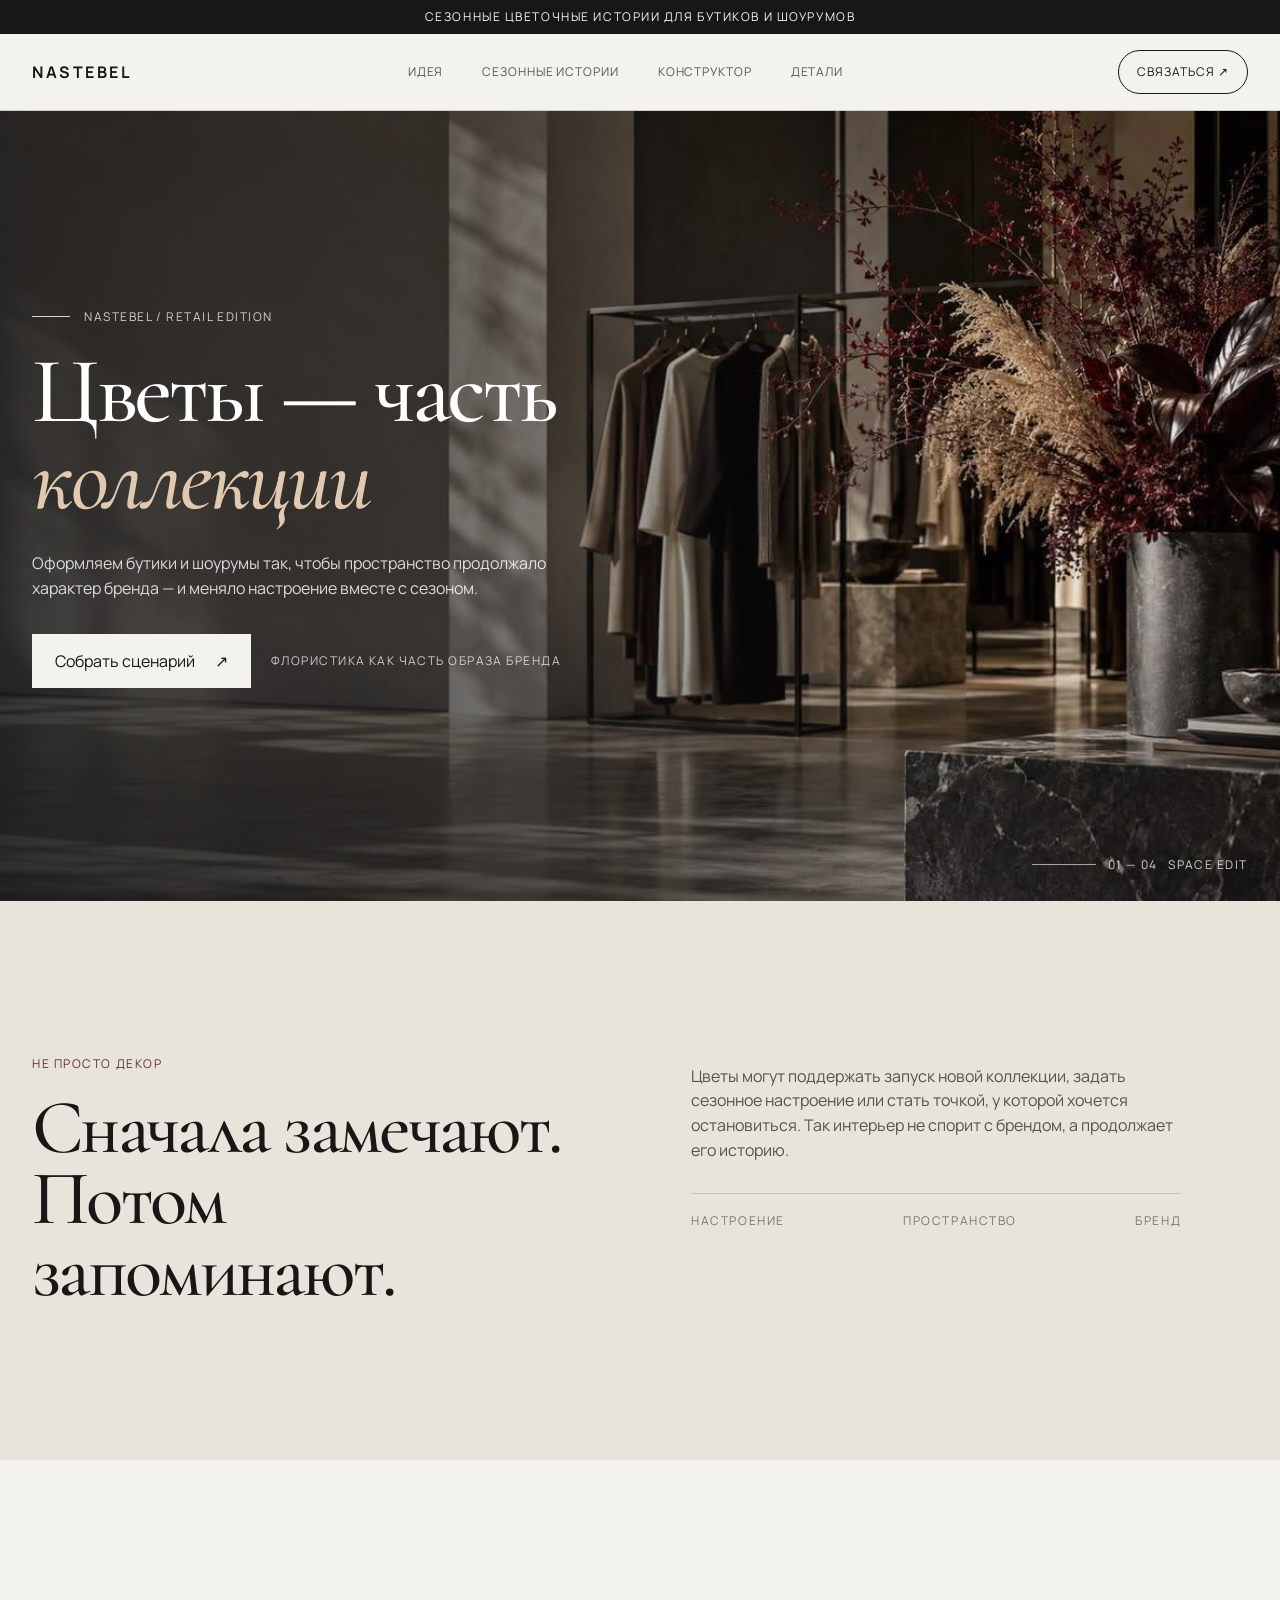
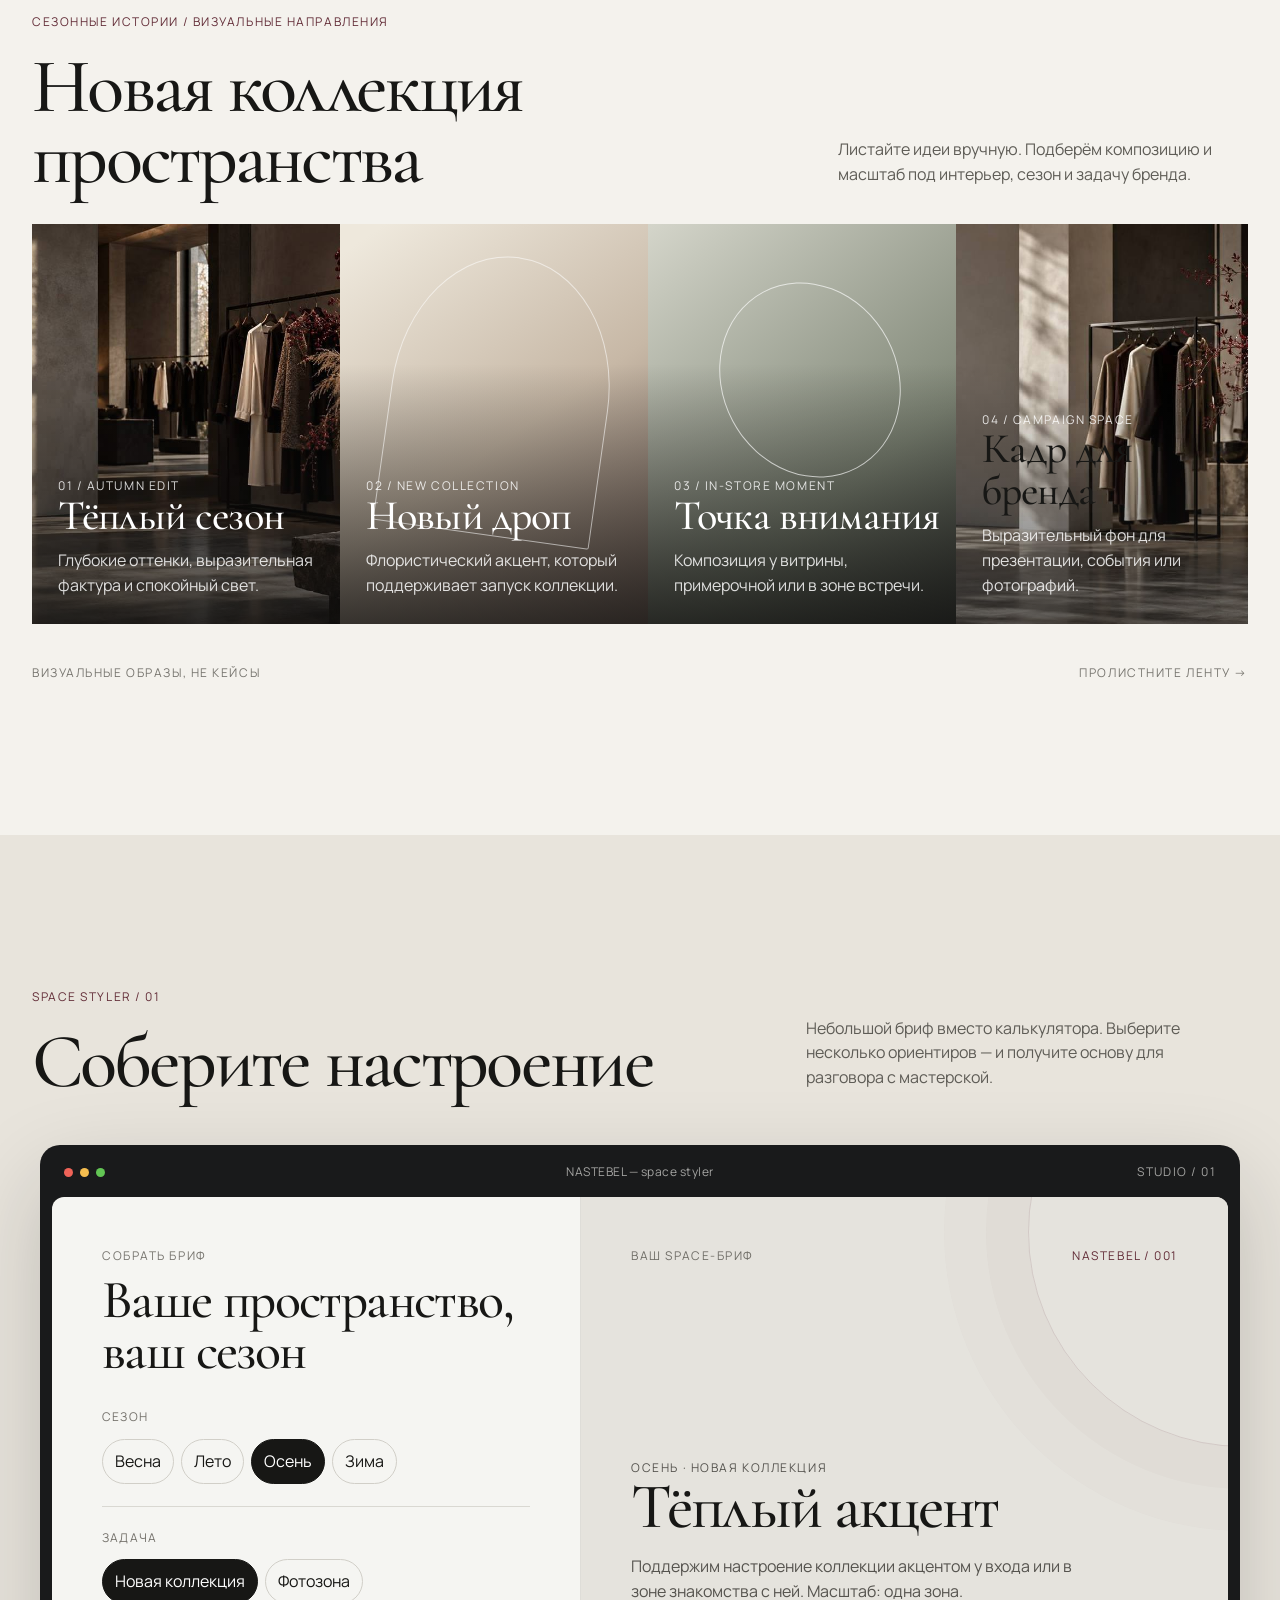
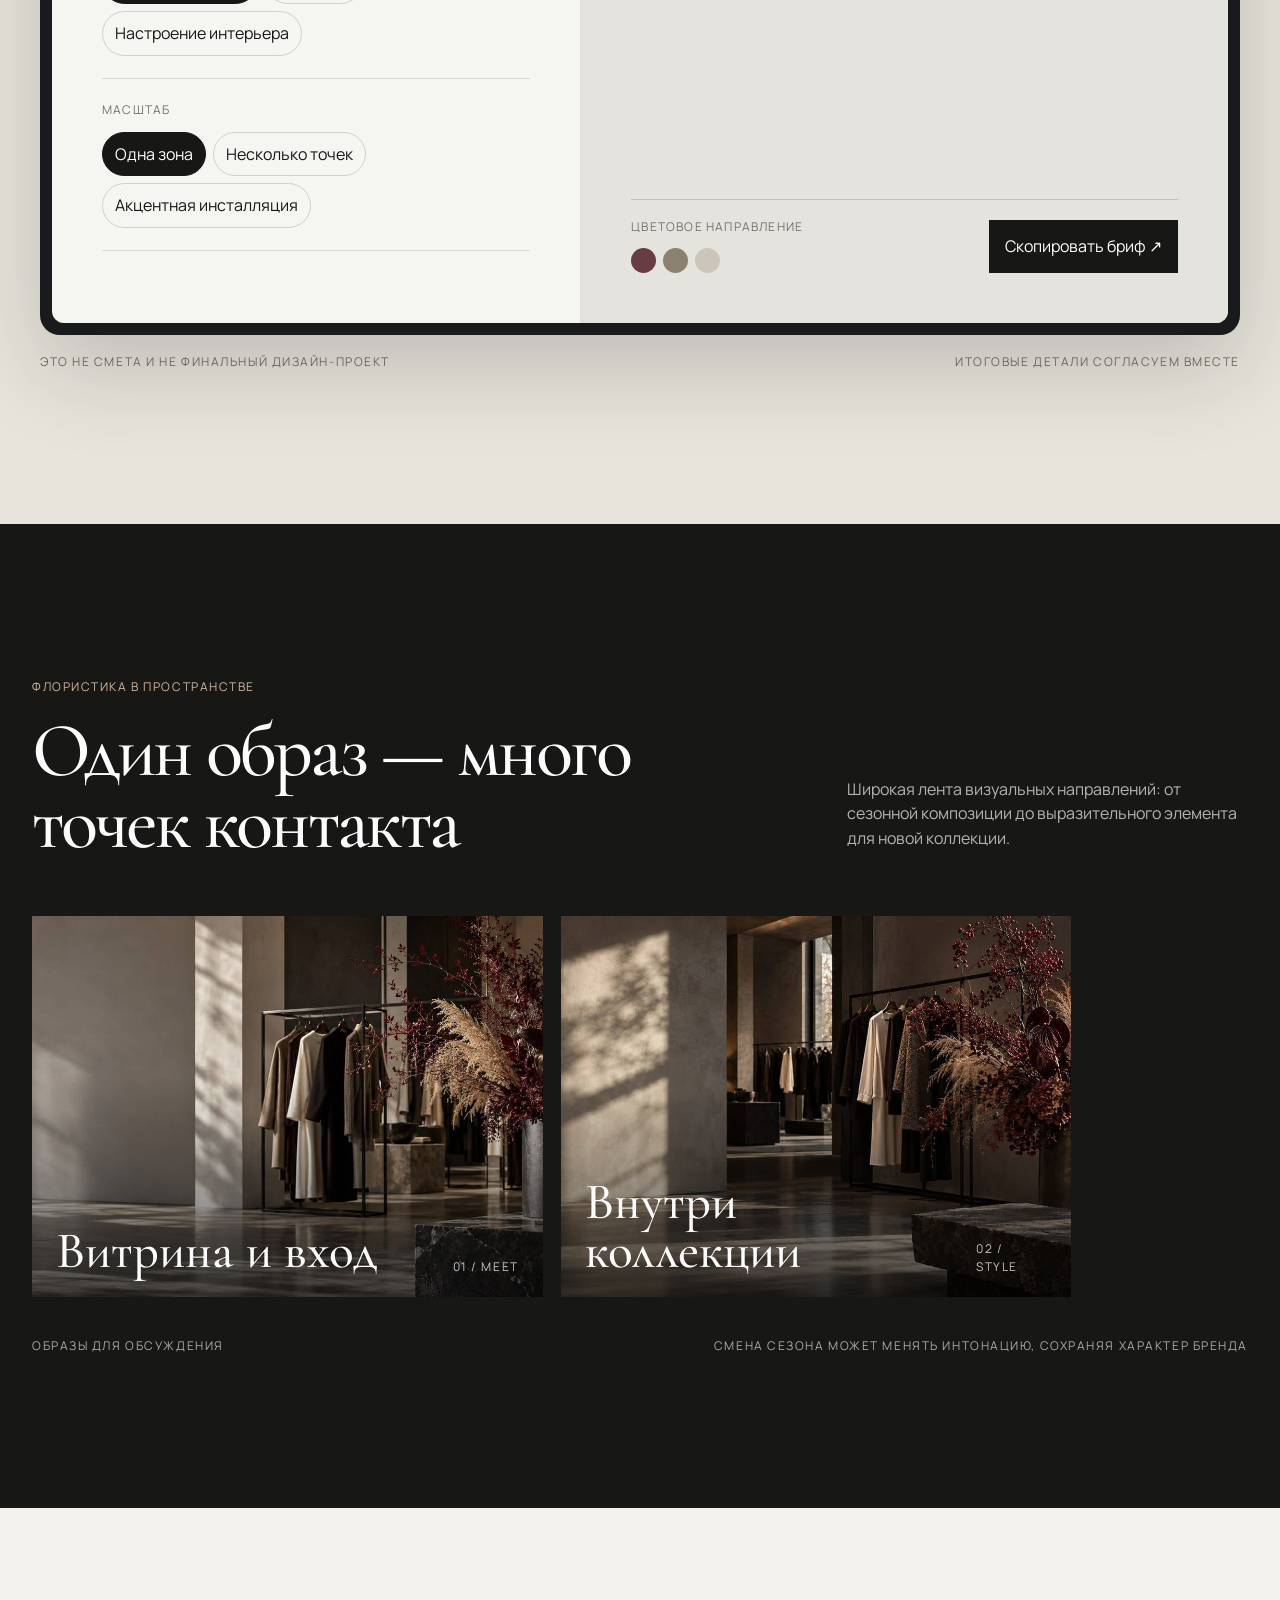
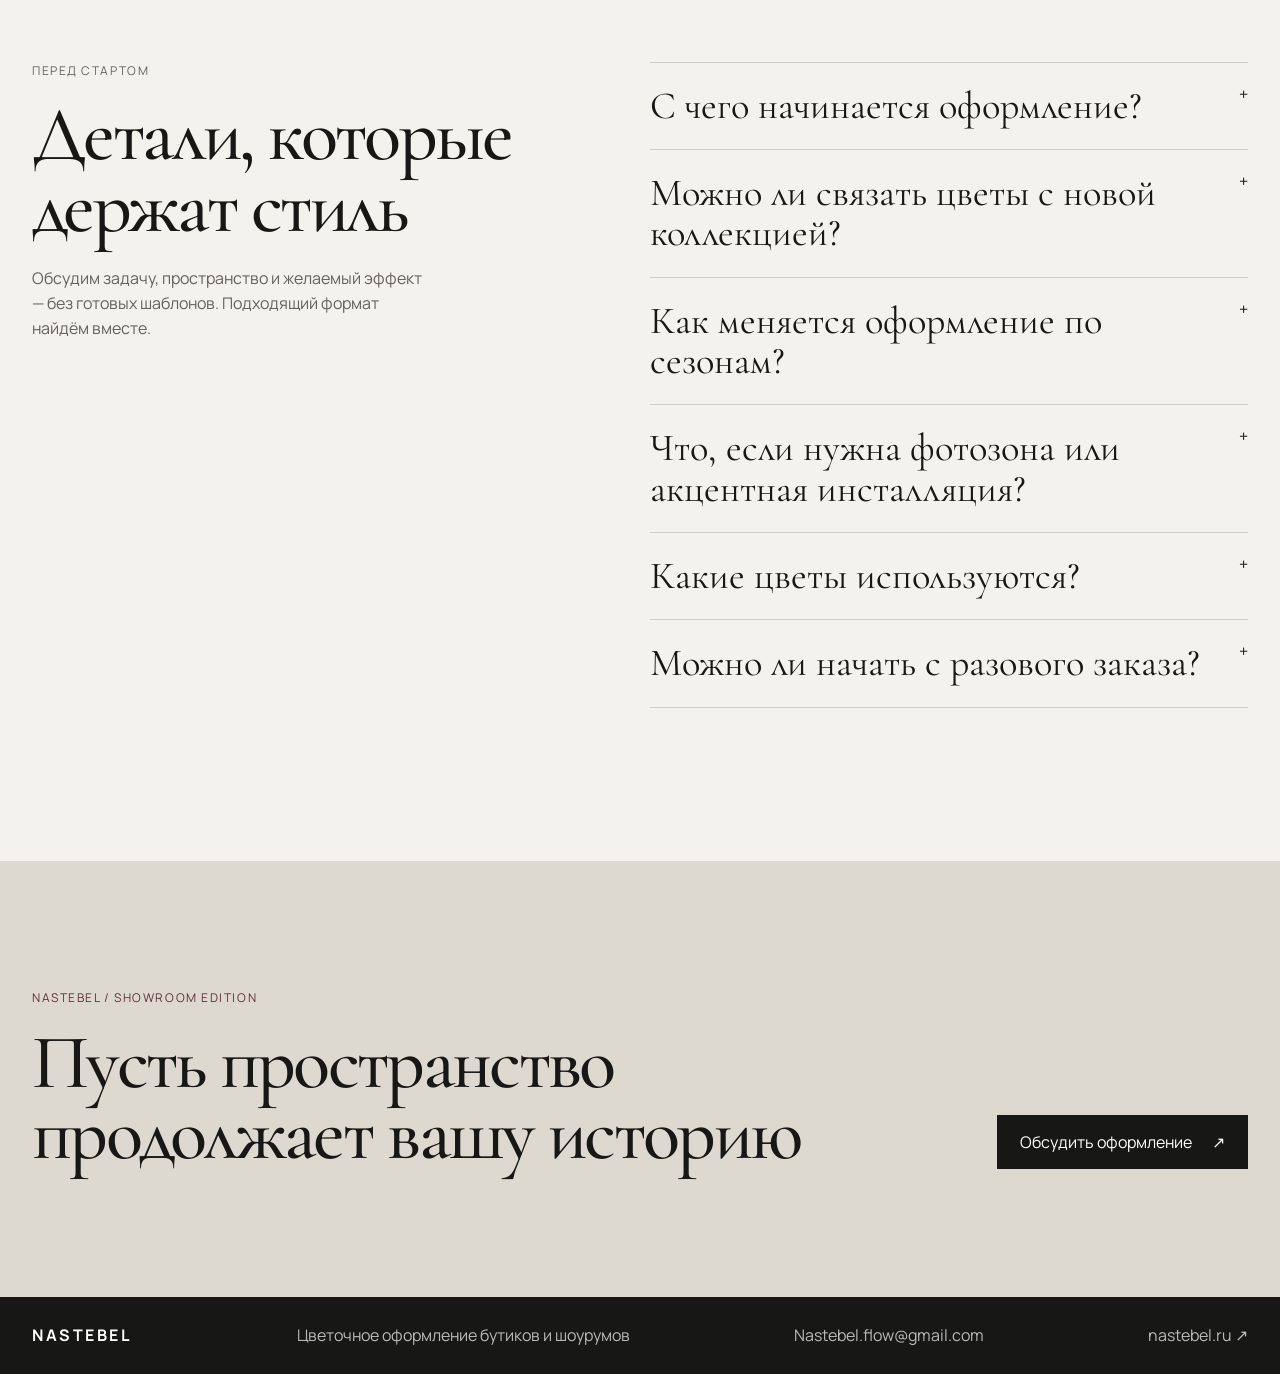
<file: Шоурумы/index.html>
<!doctype html>
<html lang="ru">
<head>
  <meta charset="utf-8">
  <meta name="viewport" content="width=device-width, initial-scale=1, viewport-fit=cover">
  <meta name="theme-color" content="#171715">
  <meta name="description" content="Сезонное цветочное оформление бутиков и шоурумов от NASTEBEL: для новых коллекций, клиентских пространств и фотозон.">
  <title>Цветочное оформление шоурумов — NASTEBEL</title>
  <link rel="preconnect" href="https://fonts.googleapis.com">
  <link rel="preconnect" href="https://fonts.gstatic.com" crossorigin>
  <link href="https://fonts.googleapis.com/css2?family=Cormorant+Garamond:wght@500;600&family=Manrope:wght@400;500;600;700&display=swap" rel="stylesheet">
  <style>
    :root{--ink:#171715;--paper:#f4f2ed;--white:#fff;--muted:#77756f;--line:rgba(23,23,21,.16);--wine:#632d38;--sage:#818878;--display:"Cormorant Garamond",Georgia,serif;--ui:"Manrope",Arial,sans-serif;--small:12px;--body:16px;--display-size:clamp(44px,7.3vw,104px);--wrap:1440px}
    *,*::before,*::after{box-sizing:border-box}
    html{scroll-behavior:smooth;-webkit-text-size-adjust:100%}
    body{margin:0;background:var(--paper);color:var(--ink);font-family:var(--ui);font-size:var(--body);line-height:1.55;-webkit-font-smoothing:antialiased}
    img{display:block;width:100%;height:100%;object-fit:cover}
    a{color:inherit;text-decoration:none}
    button{font:inherit;color:inherit}
    .wrap{width:min(calc(100% - 64px),var(--wrap));margin-inline:auto}
    .micro{font-size:var(--small);line-height:1.45;letter-spacing:.13em;text-transform:uppercase}
    .topline{height:34px;background:var(--ink);color:#f8f7f4;display:flex;align-items:center;justify-content:center;text-align:center}
    .site-header{background:var(--paper);border-bottom:1px solid var(--line);position:relative;z-index:5}
    .header-inner{height:76px;display:flex;align-items:center;justify-content:space-between;gap:28px}
    .brand{font-size:var(--body);font-weight:700;letter-spacing:.16em;white-space:nowrap}
    .main-nav{display:flex;align-items:center;gap:clamp(18px,3vw,48px)}
    .main-nav a,.header-contact{font-size:var(--small);letter-spacing:.08em;text-transform:uppercase}
    .main-nav a{color:#56544f;transition:color .2s}
    .main-nav a:hover,.header-contact:hover{color:var(--wine)}
    .header-contact{border:1px solid var(--ink);border-radius:99px;padding:12px 18px;white-space:nowrap}
    .hero{position:relative;min-height:min(760px,calc(100svh - 110px));min-height:clamp(620px,calc(100svh - 110px),850px);background:#262522;color:#fff;overflow:hidden}
    .hero-image{position:absolute;inset:0}
    .hero-image img{object-position:center 55%}
    .hero-shade{position:absolute;inset:0;background:linear-gradient(90deg,rgba(18,18,17,.80) 0%,rgba(18,18,17,.57) 38%,rgba(18,18,17,.08) 78%),linear-gradient(0deg,rgba(18,18,17,.40),transparent 35%)}
    .hero-inner{position:relative;min-height:inherit;display:flex;align-items:center;padding-block:84px 100px}
    .hero-copy{max-width:760px}
    .hero-kicker{display:flex;align-items:center;gap:14px;color:rgba(255,255,255,.78);margin:0 0 24px}
    .hero-kicker:before{content:"";width:38px;border-top:1px solid currentColor}
    h1,h2,h3,p{margin-top:0}
    h1,h2{font-family:var(--display);font-weight:500;line-height:.93;letter-spacing:-.035em}
    h1{font-size:var(--display-size);margin-bottom:28px;max-width:740px}
    h1 em{font-weight:500;color:#e1c8b0}
    .hero-text{max-width:520px;color:rgba(255,255,255,.82);margin:0 0 34px}
    .hero-actions{display:flex;align-items:center;flex-wrap:wrap;gap:20px}
    .button{display:inline-flex;align-items:center;justify-content:center;gap:20px;min-height:54px;padding:0 22px;border:1px solid transparent;background:var(--paper);color:var(--ink);font-size:var(--body);transition:background .2s,color .2s,border-color .2s}
    .button:hover{background:#e7dfd3}
    .button-arrow{font-size:var(--body);line-height:1}
    .hero-note{font-size:var(--small);letter-spacing:.12em;text-transform:uppercase;color:rgba(255,255,255,.75)}
    .hero-index{position:absolute;right:32px;bottom:28px;color:rgba(255,255,255,.8);display:flex;align-items:center;gap:12px}
    .hero-index:before{content:"";width:64px;border-top:1px solid rgba(255,255,255,.6)}
    .section{padding:clamp(88px,12vw,168px) 0}
    .section-head{display:grid;grid-template-columns:1.1fr .7fr;gap:80px;align-items:end;margin-bottom:58px}
    .eyebrow{color:var(--wine);margin-bottom:20px}
    h2{font-size:clamp(44px,6vw,80px);margin:0;max-width:900px}
    .section-intro{max-width:410px;color:#5e5c56;margin:0 0 7px}
    .manifesto{background:#e8e4dc}
    .manifesto-grid{display:grid;grid-template-columns:1fr 1fr;gap:8vw;align-items:start}
    .manifesto h2{max-width:650px}
    .manifesto-side{padding-top:9px;max-width:490px}
    .manifesto-side p{color:#55534e;margin:0 0 30px}
    .wordmark{border-top:1px solid var(--line);padding-top:18px;display:flex;justify-content:space-between;gap:18px;color:var(--muted)}
    .stories{background:var(--paper)}
    .story-top{display:flex;align-items:end;justify-content:space-between;gap:24px;margin-bottom:30px}
    .story-top h2{max-width:790px}
    .story-track{display:grid;grid-auto-columns:minmax(280px,31%);grid-auto-flow:column;gap:16px;overflow-x:auto;padding:0 0 18px;scroll-snap-type:x mandatory;overscroll-behavior-x:contain;scrollbar-color:#8b8982 transparent;scrollbar-width:thin}
    .story-card{position:relative;isolation:isolate;aspect-ratio:4/5;min-height:400px;background:#d8d4cc;overflow:hidden;scroll-snap-align:start;color:#fff}
    .story-card img{position:absolute;inset:0;z-index:-2;transition:transform .7s cubic-bezier(.2,.7,.2,1)}
    .story-card:hover img{transform:scale(1.035)}
    .story-card:after{position:absolute;content:"";z-index:-1;inset:0;background:linear-gradient(0deg,rgba(15,15,14,.8),transparent 64%)}
    .story-card--light{color:var(--ink);background:#e5e0d6}
    .story-card--light:after{background:linear-gradient(0deg,rgba(20,20,19,.66),transparent 65%)}
    .story-card--graphic{background:linear-gradient(145deg,#eee8dc 5%,#c7b8a6 53%,#79645b)}
    .story-card--graphic:before{position:absolute;content:"";width:68%;height:70%;border:1px solid rgba(255,255,255,.55);border-radius:50% 50% 2px 2px;left:16%;top:8%;transform:rotate(8deg)}
    .story-card--graphic:after{background:linear-gradient(0deg,rgba(15,15,14,.76),transparent 65%)}
    .story-card--sage{background:linear-gradient(140deg,#d4d5ca,#818878 65%,#42453f)}
    .story-card--sage:before{position:absolute;content:"";width:55%;height:50%;left:23%;top:14%;border:1px solid rgba(255,255,255,.65);border-radius:50%;transform:rotate(-28deg)}
    .story-card--sage:after{background:linear-gradient(0deg,rgba(15,15,14,.8),transparent 65%)}
    .story-card-content{position:absolute;left:26px;right:26px;bottom:26px}
    .story-label{margin:0 0 12px;color:rgba(255,255,255,.8)}
    .story-card h3{font-family:var(--display);font-size:clamp(34px,3.3vw,48px);font-weight:500;line-height:.98;margin:0 0 12px;letter-spacing:-.02em}
    .story-card p{margin:0;color:rgba(255,255,255,.84);max-width:330px}
    .story-footer{display:flex;justify-content:space-between;gap:20px;color:var(--muted);margin-top:22px}
    .builder{background:#e8e4dc}
    .builder .section-head{margin-bottom:48px}
    .builder-shell{background:#191a1b;border-radius:20px;box-shadow:0 34px 90px rgba(22,22,20,.19);padding:12px;color:#fff;max-width:1200px;margin:auto}
    .window-bar{height:40px;display:grid;grid-template-columns:1fr auto 1fr;align-items:center;padding:0 12px 9px;color:#a4a4a2}
    .traffic{display:flex;gap:7px}
    .traffic span{height:9px;width:9px;border-radius:50%;background:#ef6358}
    .traffic span:nth-child(2){background:#f5bd4f}.traffic span:nth-child(3){background:#62c554}
    .window-title{font-size:var(--small);letter-spacing:.04em}
    .window-mark{justify-self:end;font-size:var(--small);letter-spacing:.12em}
    .builder-app{display:grid;grid-template-columns:.9fr 1.1fr;min-height:470px;background:#f5f5f2;color:var(--ink);border-radius:12px;overflow:hidden}
    .builder-controls{padding:clamp(26px,4vw,50px);border-right:1px solid #deddd8}
    .app-overline{color:var(--muted);margin-bottom:10px}
    .builder-controls h3{font-family:var(--display);font-weight:500;font-size:clamp(38px,4.2vw,58px);line-height:.95;margin:0 0 32px;letter-spacing:-.03em}
    .choice-group{padding:0 0 22px;margin:0 0 22px;border-bottom:1px solid #d9d8d2}
    .choice-title{font-size:var(--small);letter-spacing:.1em;text-transform:uppercase;color:#74716b;margin-bottom:12px}
    .choices{display:flex;flex-wrap:wrap;gap:7px}
    .choice{background:transparent;border:1px solid #d1cfc8;padding:9px 12px;border-radius:99px;cursor:pointer;transition:.2s}
    .choice:hover{border-color:var(--ink)}
    .choice[aria-pressed="true"]{background:var(--ink);color:#fff;border-color:var(--ink)}
    .app-result{background:#e5e3dd;position:relative;display:flex;flex-direction:column;justify-content:space-between;padding:clamp(26px,4vw,50px);overflow:hidden}
    .app-result:before{content:"";position:absolute;width:430px;height:430px;border:1px solid rgba(99,45,56,.14);border-radius:50%;right:-230px;top:-180px;box-shadow:0 0 0 42px rgba(99,45,56,.025),0 0 0 84px rgba(99,45,56,.02)}
    .result-top,.result-main,.result-bottom{position:relative}
    .result-top{display:flex;justify-content:space-between;gap:20px;color:#706e67}
    .result-number{color:var(--wine)}
    .result-main{max-width:470px;padding:28px 0}
    .result-kicker{color:var(--wine);margin-bottom:12px}
    .result-main h4{font-family:var(--display);font-size:clamp(42px,5vw,68px);font-weight:500;line-height:.93;margin:0 0 18px;letter-spacing:-.03em}
    .result-main p{color:#55534e;margin:0}
    .result-bottom{display:flex;align-items:end;justify-content:space-between;gap:20px;border-top:1px solid rgba(23,23,21,.18);padding-top:18px}
    .result-palette{display:flex;gap:7px}.result-palette i{width:25px;height:25px;border-radius:50%;background:#673c42}.result-palette i:nth-child(2){background:#8a826f}.result-palette i:nth-child(3){background:#cbc6b9}
    .copy-button{background:var(--ink);border:0;color:#fff;padding:14px 16px;cursor:pointer;transition:background .2s}
    .copy-button:hover{background:var(--wine)}
    .builder-note{margin:18px auto 0;max-width:1200px;color:#68665f;display:flex;justify-content:space-between;gap:18px}
    .gallery{background:#171715;color:#fff;overflow:hidden}
    .gallery .eyebrow{color:#d3b69f}
    .gallery .section-intro{color:rgba(255,255,255,.68)}
    .gallery .section-head{grid-template-columns:1.1fr .6fr}
    .gallery-track{display:grid;grid-auto-columns:minmax(300px,42%);grid-auto-flow:column;gap:18px;overflow-x:auto;padding:0 0 20px;scroll-snap-type:x mandatory;overscroll-behavior-x:contain;scrollbar-color:#98948d transparent;scrollbar-width:thin}
    .gallery-tile{position:relative;aspect-ratio:1.34;background:#332e2b;overflow:hidden;scroll-snap-align:start}
    .gallery-tile img{transition:transform .7s}
    .gallery-tile:hover img{transform:scale(1.035)}
    .gallery-tile:after{content:"";position:absolute;inset:0;background:linear-gradient(0deg,rgba(0,0,0,.7),transparent 58%)}
    .gallery-caption{position:absolute;z-index:1;bottom:22px;left:24px;right:24px;display:flex;align-items:end;justify-content:space-between;gap:18px}
    .gallery-caption h3{font-family:var(--display);font-weight:500;font-size:clamp(34px,4vw,54px);line-height:.95;margin:0}
    .gallery-caption span{color:rgba(255,255,255,.75)}
    .gallery-note{display:flex;justify-content:space-between;gap:24px;margin-top:20px;color:rgba(255,255,255,.64)}
    .details{background:var(--paper)}
    .details-layout{display:grid;grid-template-columns:.9fr 1.1fr;gap:10vw}
    .details-intro{position:sticky;top:32px;align-self:start}
    .details-intro h2{margin-bottom:24px}
    .details-intro p{max-width:400px;color:#64625c}
    .accordions{border-top:1px solid var(--line)}
    details{border-bottom:1px solid var(--line)}
    summary{list-style:none;cursor:pointer;display:flex;justify-content:space-between;gap:20px;padding:23px 0;font-family:var(--display);font-size:clamp(30px,3vw,40px);line-height:1.05}
    summary::-webkit-details-marker{display:none}
    summary:after{content:"+";font-family:var(--ui);font-size:var(--body);transition:transform .2s}
    details[open] summary:after{transform:rotate(45deg)}
    details p{max-width:620px;color:#64625c;margin:0 34px 24px 0}
    .end-cta{background:#ded9d0;padding:clamp(72px,10vw,130px) 0}
    .end-cta-inner{display:flex;align-items:end;justify-content:space-between;gap:40px}
    .end-cta h2{max-width:800px}
    .end-cta .button{background:var(--ink);color:#fff;white-space:nowrap}
    .end-cta .button:hover{background:var(--wine)}
    footer{background:var(--ink);color:#fff;padding:26px 0}
    .footer-inner{display:flex;justify-content:space-between;align-items:center;gap:20px;color:rgba(255,255,255,.7)}
    .footer-inner .brand{color:#fff}
    .toast{position:fixed;left:50%;bottom:24px;transform:translate(-50%,16px);opacity:0;pointer-events:none;background:#171715;color:#fff;padding:14px 20px;z-index:20;transition:.25s}
    .toast.is-visible{opacity:1;transform:translate(-50%,0)}
    @media(max-width:900px){.wrap{width:min(calc(100% - 40px),var(--wrap))}.main-nav{gap:16px}.section-head{gap:40px}.story-track{grid-auto-columns:minmax(280px,45%)}.gallery-track{grid-auto-columns:minmax(290px,58%)}.builder-app{grid-template-columns:1fr}.builder-controls{border:0;border-bottom:1px solid #deddd8}.app-result{min-height:370px}.details-layout{gap:6vw}}
    @media(max-width:640px){:root{--display-size:clamp(54px,16vw,82px)}.wrap{width:calc(100% - 36px)}.topline{height:30px}.header-inner{height:66px;gap:12px}.main-nav{display:none}.header-contact{padding:10px 12px}.hero{min-height:720px;min-height:calc(100svh - 96px);max-height:860px}.hero-image img{object-position:59% center}.hero-shade{background:linear-gradient(90deg,rgba(18,18,17,.69),rgba(18,18,17,.08) 100%),linear-gradient(0deg,rgba(18,18,17,.72),rgba(18,18,17,.05) 85%)}.hero-inner{align-items:end;padding-block:80px 72px}.hero-copy{max-width:100%}.hero-kicker{margin-bottom:18px}.hero-text{max-width:450px}.hero-actions{align-items:flex-start;flex-direction:column;gap:14px}.hero-index{right:18px;bottom:18px}.section{padding:82px 0}.section-head,.manifesto-grid,.details-layout{grid-template-columns:1fr;gap:26px}.section-head{margin-bottom:36px;align-items:start}.story-top{display:block}.story-top h2{margin-bottom:14px}.story-track{grid-auto-columns:minmax(270px,82%);gap:12px}.story-card{min-height:420px}.story-footer{font-size:var(--small)}.builder-shell{padding:7px;border-radius:15px}.window-bar{height:36px}.builder-controls,.app-result{padding:24px 18px}.builder-controls h3{margin-bottom:26px}.choices{gap:6px}.choice{padding:8px 10px}.app-result{min-height:380px}.result-bottom{align-items:start;flex-direction:column}.copy-button{width:100%}.builder-note{display:block}.builder-note span{display:block;margin-top:8px}.gallery .section-head{grid-template-columns:1fr;gap:26px}.gallery-track{grid-auto-columns:minmax(280px,86%);gap:12px}.gallery-tile{aspect-ratio:1.05}.gallery-caption{left:18px;right:18px;bottom:18px}.gallery-note{display:block}.gallery-note span{display:block;margin-top:8px}.details-intro{position:static}.end-cta-inner{display:block}.end-cta h2{margin-bottom:28px}.footer-inner{align-items:flex-start;flex-direction:column;gap:12px}}
    @media(prefers-reduced-motion:reduce){html{scroll-behavior:auto}*,*::before,*::after{transition-duration:.01ms!important;animation-duration:.01ms!important;scroll-behavior:auto!important}}
  </style>
</head>
<body>
  <div class="topline micro">СЕЗОННЫЕ ЦВЕТОЧНЫЕ ИСТОРИИ ДЛЯ БУТИКОВ И ШОУРУМОВ</div>
  <header class="site-header">
    <div class="wrap header-inner">
      <a class="brand" href="https://nastebel.ru/" aria-label="NASTEBEL — на главную">NASTEBEL</a>
      <nav class="main-nav micro" aria-label="Навигация"><a href="#idea">Идея</a><a href="#seasons">Сезонные истории</a><a href="#builder">Конструктор</a><a href="#details">Детали</a></nav>
      <a class="header-contact" href="https://t.me/nastebel_zakaz" target="_blank" rel="noopener">Связаться <span aria-hidden="true">↗</span></a>
    </div>
  </header>
  <main>
    <section class="hero" aria-labelledby="hero-title">
      <div class="hero-image"><img src="showroom-hero.jpg" alt="Сезонная композиция в интерьере модного шоурума" fetchpriority="high"></div>
      <div class="hero-shade"></div>
      <div class="wrap hero-inner"><div class="hero-copy">
        <p class="hero-kicker micro">NASTEBEL / RETAIL EDITION</p>
        <h1 id="hero-title">Цветы — часть <em>коллекции</em></h1>
        <p class="hero-text">Оформляем бутики и шоурумы так, чтобы пространство продолжало характер бренда — и меняло настроение вместе с сезоном.</p>
        <div class="hero-actions"><a class="button" href="#builder">Собрать сценарий <span class="button-arrow" aria-hidden="true">↗</span></a><span class="hero-note">Флористика как часть образа бренда</span></div>
      </div></div>
      <div class="hero-index micro">01 — 04&nbsp;&nbsp; SPACE EDIT</div>
    </section>

    <section class="section manifesto" id="idea">
      <div class="wrap manifesto-grid">
        <div><p class="eyebrow micro">НЕ ПРОСТО ДЕКОР</p><h2>Сначала замечают. Потом запоминают.</h2></div>
        <div class="manifesto-side"><p>Цветы могут поддержать запуск новой коллекции, задать сезонное настроение или стать точкой, у которой хочется остановиться. Так интерьер не спорит с брендом, а продолжает его историю.</p><div class="wordmark micro"><span>НАСТРОЕНИЕ</span><span>ПРОСТРАНСТВО</span><span>БРЕНД</span></div></div>
      </div>
    </section>

    <section class="section stories" id="seasons">
      <div class="wrap">
        <div class="story-top"><div><p class="eyebrow micro">СЕЗОННЫЕ ИСТОРИИ / ВИЗУАЛЬНЫЕ НАПРАВЛЕНИЯ</p><h2>Новая коллекция пространства</h2></div><p class="section-intro">Листайте идеи вручную. Подберём композицию и масштаб под интерьер, сезон и задачу бренда.</p></div>
        <div class="story-track" tabindex="0" aria-label="Горизонтальная лента сезонных идей">
          <article class="story-card"><img src="showroom-edit.jpg" alt="Бордовая сезонная флористика в модном шоуруме" loading="lazy"><div class="story-card-content"><p class="story-label micro">01 / AUTUMN EDIT</p><h3>Тёплый сезон</h3><p>Глубокие оттенки, выразительная фактура и спокойный свет.</p></div></article>
          <article class="story-card story-card--graphic"><div class="story-card-content"><p class="story-label micro">02 / NEW COLLECTION</p><h3>Новый дроп</h3><p>Флористический акцент, который поддерживает запуск коллекции.</p></div></article>
          <article class="story-card story-card--sage"><div class="story-card-content"><p class="story-label micro">03 / IN-STORE MOMENT</p><h3>Точка внимания</h3><p>Композиция у витрины, примерочной или в зоне встречи.</p></div></article>
          <article class="story-card story-card--light"><img src="showroom-hero.jpg" alt="Цветочная инсталляция в бутике как элемент оформления" loading="lazy"><div class="story-card-content"><p class="story-label micro">04 / CAMPAIGN SPACE</p><h3>Кадр для бренда</h3><p>Выразительный фон для презентации, события или фотографий.</p></div></article>
        </div>
        <div class="story-footer micro"><span>ВИЗУАЛЬНЫЕ ОБРАЗЫ, НЕ КЕЙСЫ</span><span>ПРОЛИСТНИТЕ ЛЕНТУ →</span></div>
      </div>
    </section>

    <section class="section builder" id="builder">
      <div class="wrap">
        <div class="section-head"><div><p class="eyebrow micro">SPACE STYLER / 01</p><h2>Соберите настроение</h2></div><p class="section-intro">Небольшой бриф вместо калькулятора. Выберите несколько ориентиров — и получите основу для разговора с мастерской.</p></div>
        <div class="builder-shell">
          <div class="window-bar"><div class="traffic" aria-hidden="true"><span></span><span></span><span></span></div><div class="window-title">NASTEBEL — space styler</div><div class="window-mark">STUDIO / 01</div></div>
          <div class="builder-app">
            <div class="builder-controls">
              <p class="app-overline micro">СОБРАТЬ БРИФ</p><h3>Ваше пространство, ваш сезон</h3>
              <div class="choice-group" data-group="season"><div class="choice-title">Сезон</div><div class="choices"><button class="choice" aria-pressed="false" data-value="Весна">Весна</button><button class="choice" aria-pressed="false" data-value="Лето">Лето</button><button class="choice" aria-pressed="true" data-value="Осень">Осень</button><button class="choice" aria-pressed="false" data-value="Зима">Зима</button></div></div>
              <div class="choice-group" data-group="purpose"><div class="choice-title">Задача</div><div class="choices"><button class="choice" aria-pressed="true" data-value="Новая коллекция">Новая коллекция</button><button class="choice" aria-pressed="false" data-value="Фотозона">Фотозона</button><button class="choice" aria-pressed="false" data-value="Настроение интерьера">Настроение интерьера</button></div></div>
              <div class="choice-group" data-group="scale"><div class="choice-title">Масштаб</div><div class="choices"><button class="choice" aria-pressed="true" data-value="Одна зона">Одна зона</button><button class="choice" aria-pressed="false" data-value="Несколько точек">Несколько точек</button><button class="choice" aria-pressed="false" data-value="Акцентная инсталляция">Акцентная инсталляция</button></div></div>
            </div>
            <div class="app-result" aria-live="polite">
              <div class="result-top micro"><span>ВАШ SPACE-БРИФ</span><span class="result-number">NASTEBEL / 001</span></div>
              <div class="result-main"><p class="result-kicker micro" id="briefSeason">ОСЕНЬ · НОВАЯ КОЛЛЕКЦИЯ</p><h4 id="briefTitle">Тёплый акцент</h4><p id="briefText">Композиция у входа или в зоне знакомства с коллекцией. Масштаб подбирается под пространство.</p></div>
              <div class="result-bottom"><div><div class="choice-title">Цветовое направление</div><div class="result-palette" id="palette" aria-label="Бордовый, оливковый, молочный"><i></i><i></i><i></i></div></div><button class="copy-button" id="copyBrief" type="button">Скопировать бриф ↗</button></div>
            </div>
          </div>
        </div>
        <div class="builder-note micro"><span>Это не смета и не финальный дизайн-проект</span><span>Итоговые детали согласуем вместе</span></div>
      </div>
    </section>

    <section class="section gallery" id="gallery">
      <div class="wrap">
        <div class="section-head"><div><p class="eyebrow micro">ФЛОРИСТИКА В ПРОСТРАНСТВЕ</p><h2>Один образ — много точек контакта</h2></div><p class="section-intro">Широкая лента визуальных направлений: от сезонной композиции до выразительного элемента для новой коллекции.</p></div>
        <div class="gallery-track" tabindex="0" aria-label="Листайте горизонтальную галерею">
          <article class="gallery-tile"><img src="showroom-hero.jpg" alt="Бордовые ветви и сезонные цветы в шоуруме" loading="lazy"><div class="gallery-caption"><h3>Витрина и вход</h3><span class="micro">01 / MEET</span></div></article>
          <article class="gallery-tile"><img src="showroom-edit.jpg" alt="Флористический акцент рядом с коллекцией одежды" loading="lazy"><div class="gallery-caption"><h3>Внутри коллекции</h3><span class="micro">02 / STYLE</span></div></article>
        </div>
        <div class="gallery-note micro"><span>ОБРАЗЫ ДЛЯ ОБСУЖДЕНИЯ</span><span>СМЕНА СЕЗОНА МОЖЕТ МЕНЯТЬ ИНТОНАЦИЮ, СОХРАНЯЯ ХАРАКТЕР БРЕНДА</span></div>
      </div>
    </section>

    <section class="section details" id="details">
      <div class="wrap details-layout">
        <div class="details-intro"><p class="eyebrow micro">ПЕРЕД СТАРТОМ</p><h2>Детали, которые держат стиль</h2><p>Обсудим задачу, пространство и желаемый эффект — без готовых шаблонов. Подходящий формат найдём вместе.</p></div>
        <div class="accordions">
          <details><summary>С чего начинается оформление?</summary><p>С короткого разговора о бренде, интерьере, сезонной задаче и точках, которые важно выделить. Можно начать с одной зоны.</p></details>
          <details><summary>Можно ли связать цветы с новой коллекцией?</summary><p>Да. Возьмём за ориентир настроение коллекции, её палитру и материалы, а затем предложим цветочное направление для пространства.</p></details>
          <details><summary>Как меняется оформление по сезонам?</summary><p>Состав и оттенки можно менять в течение года. Ритм обновления, подходящие растения и бюджет обсуждаем перед началом работы.</p></details>
          <details><summary>Что, если нужна фотозона или акцентная инсталляция?</summary><p>Определим место, масштаб и сценарий использования. После этого предложим формат оформления и обсудим, как он будет сочетаться с интерьером.</p></details>
          <details><summary>Какие цветы используются?</summary><p>Для регулярной подписки — живые цветы. Для разовых поставок можно обсудить сухоцветы, стабилизированные цветы и стойкие композиции.</p></details>
          <details><summary>Можно ли начать с разового заказа?</summary><p>Да. Сначала можно оформить событие, сезонное обновление или запуск коллекции, а затем решить, нужен ли регулярный формат.</p></details>
        </div>
      </div>
    </section>

    <section class="end-cta"><div class="wrap end-cta-inner"><div><p class="eyebrow micro">NASTEBEL / SHOWROOM EDITION</p><h2>Пусть пространство продолжает вашу историю</h2></div><a class="button" href="https://t.me/nastebel_zakaz" target="_blank" rel="noopener">Обсудить оформление <span class="button-arrow" aria-hidden="true">↗</span></a></div></section>
  </main>
  <footer><div class="wrap footer-inner"><a class="brand" href="https://nastebel.ru/">NASTEBEL</a><span>Цветочное оформление бутиков и шоурумов</span><a href="mailto:Nastebel.flow@gmail.com">Nastebel.flow@gmail.com</a><a href="https://nastebel.ru/">nastebel.ru ↗</a></div></footer>
  <div class="toast" id="toast" role="status" aria-live="polite">Бриф скопирован</div>
  <script>
    'use strict';
    const selections={season:'Осень',purpose:'Новая коллекция',scale:'Одна зона'};
    const seasonData={
      'Весна':{title:'Лёгкое обновление',colors:['#9da48f','#d6d1c2','#eeeae0'],label:'шалфейный, молочный, светлый'},
      'Лето':{title:'Живой акцент',colors:['#c86a4e','#e5b26c','#eee4d1'],label:'терракота, тёплый жёлтый, кремовый'},
      'Осень':{title:'Тёплый акцент',colors:['#673c42','#8a826f','#cbc6b9'],label:'бордовый, оливковый, молочный'},
      'Зима':{title:'Собранный образ',colors:['#303b3b','#ebe8df','#8e5551'],label:'хвойный, холодный белый, глубокий красный'}
    };
    const purposeData={
      'Новая коллекция':'Поддержим настроение коллекции акцентом у входа или в зоне знакомства с ней.',
      'Фотозона':'Продуманный фон для фотографий, событий и визуального контента бренда.',
      'Настроение интерьера':'Композиция, которая связывает интерьер, фактуры и сезонную палитру.'
    };
    function updateBrief(){
      const season=selections.season, goal=selections.purpose, scale=selections.scale, style=seasonData[season];
      document.getElementById('briefSeason').textContent=season.toUpperCase()+' · '+goal.toUpperCase();
      document.getElementById('briefTitle').textContent=style.title;
      document.getElementById('briefText').textContent=purposeData[goal]+' Масштаб: '+scale.toLowerCase()+'.';
      const swatches=document.querySelectorAll('#palette i');
      style.colors.forEach((color,index)=>swatches[index].style.background=color);
      document.getElementById('palette').setAttribute('aria-label',style.label);
    }
    document.querySelectorAll('.choice-group').forEach(group=>group.addEventListener('click',event=>{
      const button=event.target.closest('.choice'); if(!button)return;
      group.querySelectorAll('.choice').forEach(item=>item.setAttribute('aria-pressed',String(item===button)));
      selections[group.dataset.group]=button.dataset.value; updateBrief();
    }));
    document.getElementById('copyBrief').addEventListener('click',async event=>{
      const text='Хочу обсудить оформление бутика или шоурума. Сезон: '+selections.season+'. Задача: '+selections.purpose+'. Масштаб: '+selections.scale+'.';
      try{await navigator.clipboard.writeText(text);}catch(error){const area=document.createElement('textarea');area.value=text;document.body.append(area);area.select();document.execCommand('copy');area.remove();}
      const button=event.currentTarget,toast=document.getElementById('toast');button.textContent='Бриф скопирован ✓';toast.classList.add('is-visible');setTimeout(()=>{button.textContent='Скопировать бриф ↗';toast.classList.remove('is-visible');},2200);
    });
    updateBrief();
  </script>
</body>
</html>
</file>
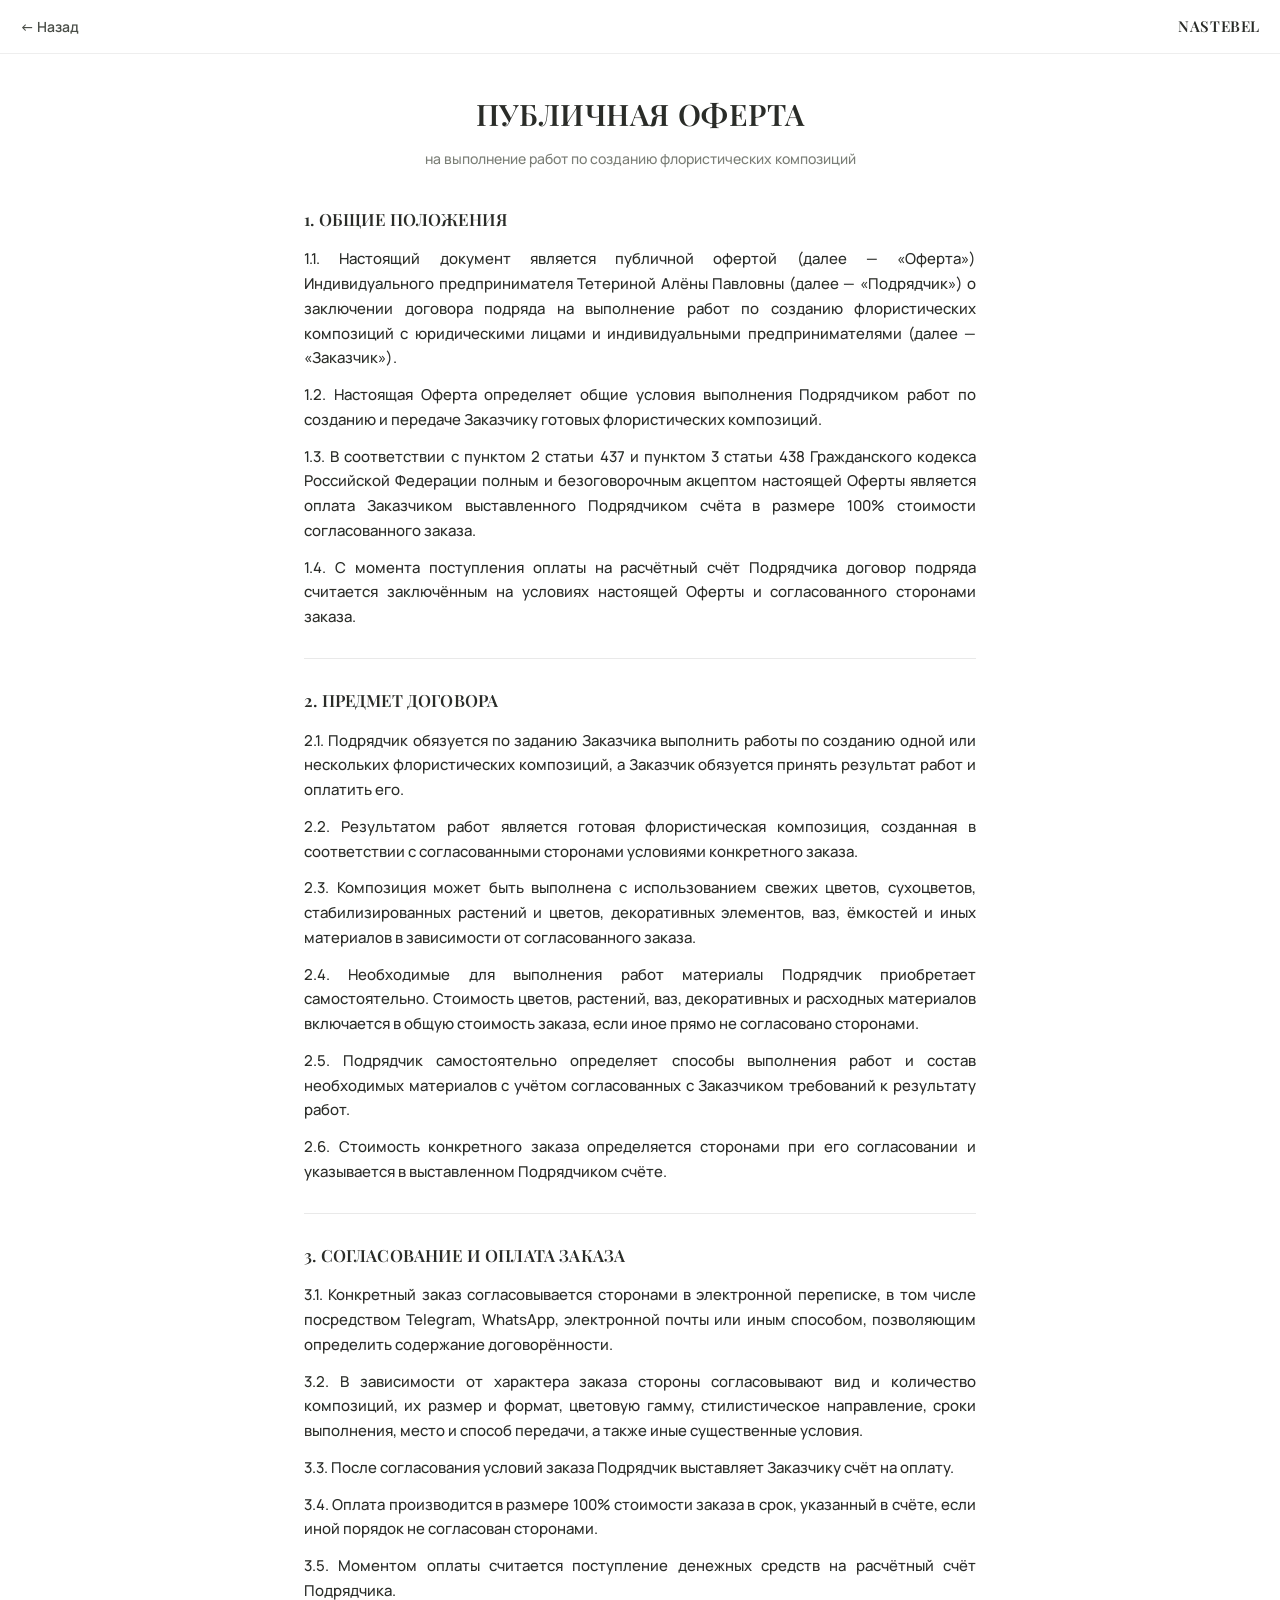
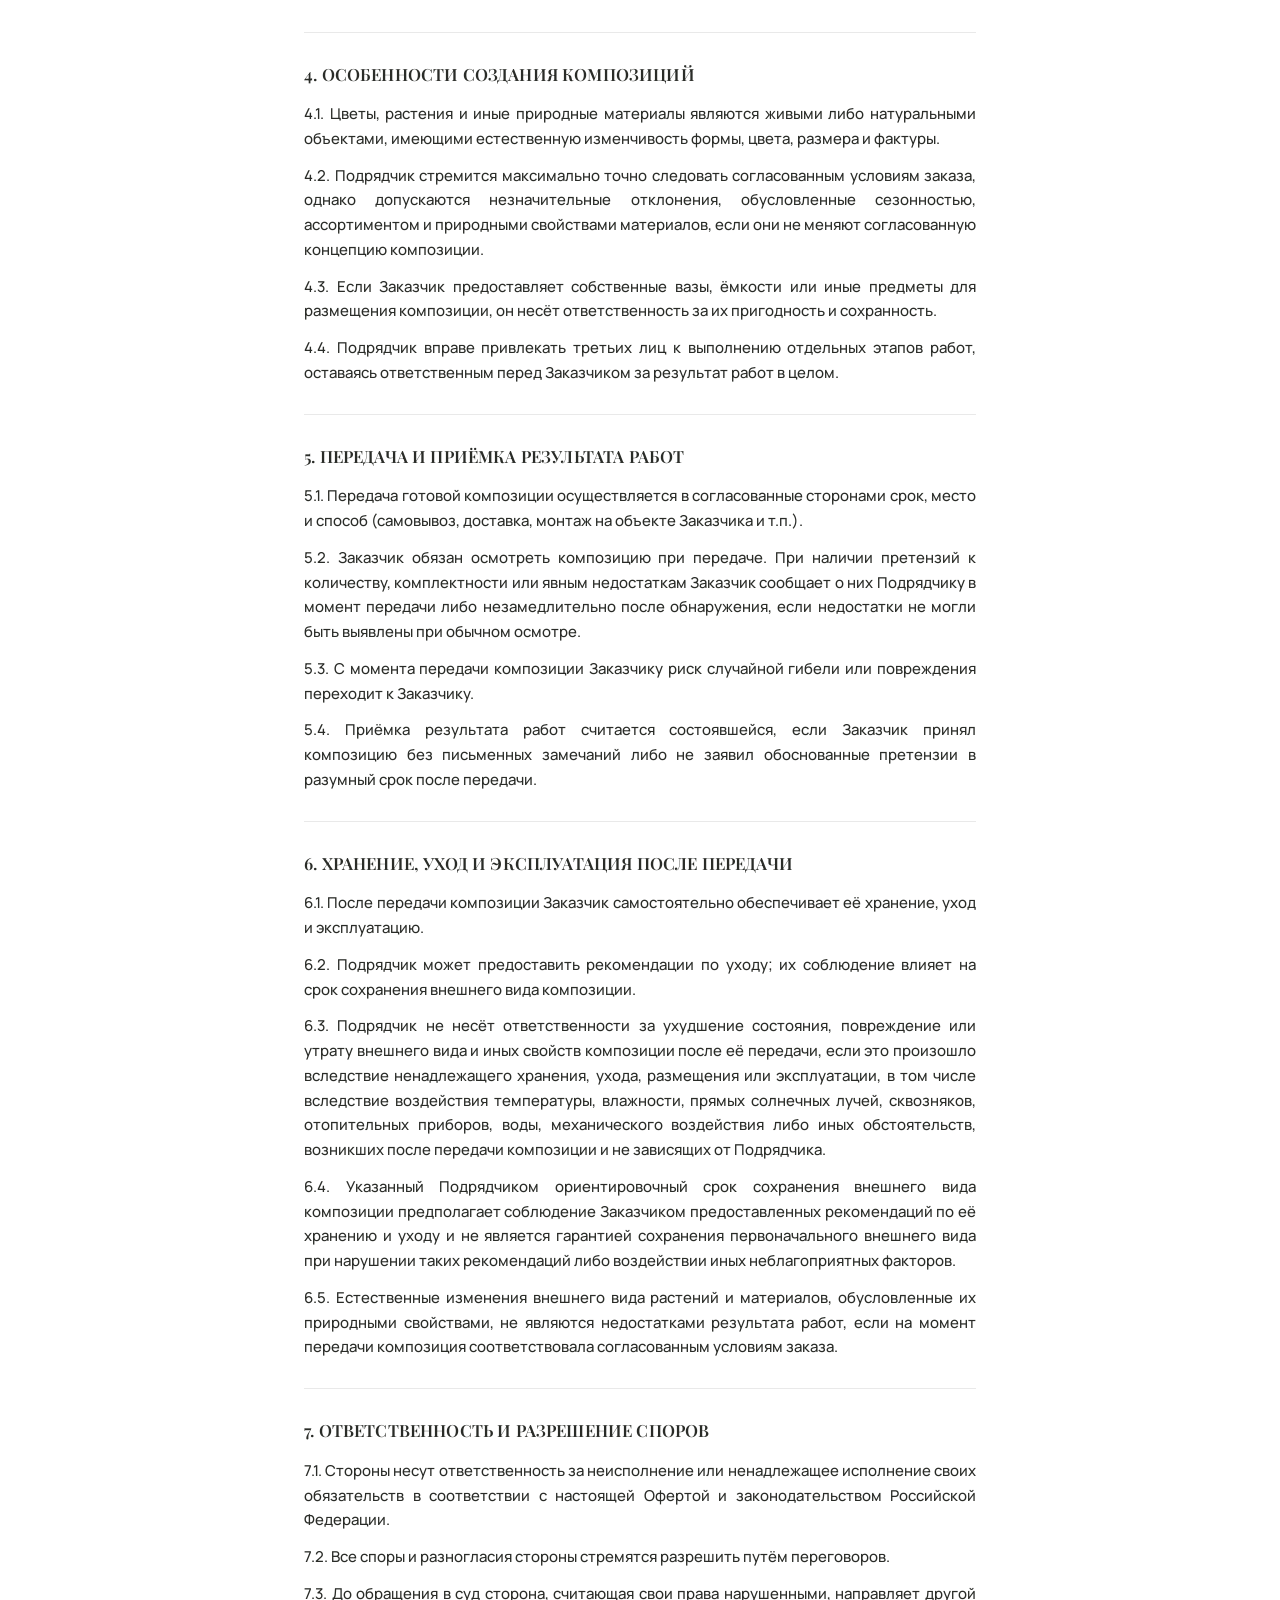
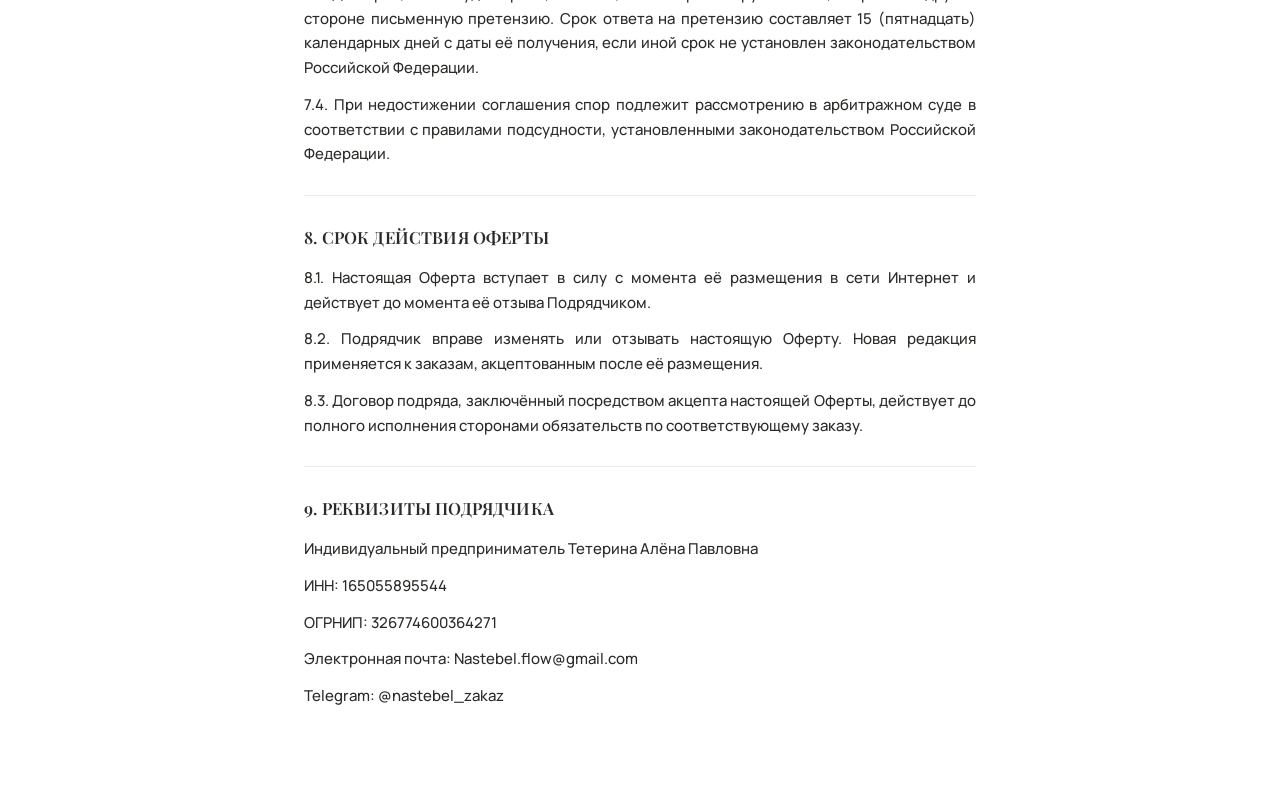
<file: offer.html>
<!DOCTYPE html>
<html lang="ru">
<head>
  <meta charset="UTF-8" />
  <meta name="viewport" content="width=device-width, initial-scale=1" />
  <meta name="robots" content="noindex" />
  <title>Публичная оферта — NASTEBEL</title>
  <link rel="preconnect" href="https://fonts.googleapis.com" />
  <link href="https://fonts.googleapis.com/css2?family=Manrope:wght@400;500;600;700&family=Playfair+Display:wght@600&display=swap" rel="stylesheet" />
  <style>
    * { box-sizing: border-box; margin: 0; padding: 0; }
    html { -webkit-text-size-adjust: 100%; }
    body {
      font-family: "Manrope", system-ui, sans-serif;
      font-size: 15px;
      font-weight: 500;
      line-height: 1.65;
      color: #2a2c28;
      background: #ffffff;
      min-height: 100dvh;
    }
    .topbar {
      position: sticky;
      top: 0;
      z-index: 10;
      background: #fff;
      border-bottom: 1px solid rgba(42,44,40,0.08);
      padding: 14px 20px;
      display: flex;
      align-items: center;
      justify-content: space-between;
      gap: 12px;
    }
    .topbar a {
      font-size: 14px;
      font-weight: 600;
      color: #4a4e48;
      text-decoration: none;
    }
    .topbar a:hover { color: #2a2c28; }
    .brand {
      font-family: "Playfair Display", Georgia, serif;
      font-weight: 600;
      letter-spacing: 0.04em;
      font-size: 15px;
      color: #2a2c28;
    }
    .wrap {
      max-width: 720px;
      margin: 0 auto;
      padding: 36px 24px 64px;
    }
    h1 {
      font-family: "Playfair Display", Georgia, serif;
      font-size: clamp(1.5rem, 4vw, 1.85rem);
      font-weight: 600;
      text-align: center;
      letter-spacing: 0.02em;
      margin-bottom: 8px;
      color: #2a2c28;
    }
    .subtitle {
      text-align: center;
      font-size: 14px;
      color: #7a7e76;
      margin-bottom: 36px;
      font-weight: 500;
    }
    h2.sec {
      font-family: "Playfair Display", Georgia, serif;
      font-size: 1.05rem;
      font-weight: 600;
      margin: 28px 0 14px;
      color: #2a2c28;
      letter-spacing: 0.01em;
    }
    p.clause, p.para {
      margin-bottom: 12px;
      color: #2a2c28;
      text-align: justify;
      hyphens: auto;
    }
    hr.sec-div {
      border: none;
      border-top: 1px solid rgba(42,44,40,0.1);
      margin: 28px 0;
    }
    @media (max-width: 600px) {
      .wrap { padding: 24px 16px 48px; }
      body { font-size: 14px; }
      p.clause, p.para { text-align: left; }
    }
  </style>
</head>
<body>
  <div class="topbar">
    <a href="index.html">← Назад</a>
    <span class="brand">NASTEBEL</span>
  </div>
  <main class="wrap">
    <h1>ПУБЛИЧНАЯ ОФЕРТА</h1>
    <p class="subtitle">на выполнение работ по созданию флористических композиций</p>
    <h2 class="sec">1. ОБЩИЕ ПОЛОЖЕНИЯ</h2>
    <p class="clause">1.1. Настоящий документ является публичной офертой (далее — «Оферта») Индивидуального предпринимателя Тетериной Алёны Павловны (далее — «Подрядчик») о заключении договора подряда на выполнение работ по созданию флористических композиций с юридическими лицами и индивидуальными предпринимателями (далее — «Заказчик»).</p>
    <p class="clause">1.2. Настоящая Оферта определяет общие условия выполнения Подрядчиком работ по созданию и передаче Заказчику готовых флористических композиций.</p>
    <p class="clause">1.3. В соответствии с пунктом 2 статьи 437 и пунктом 3 статьи 438 Гражданского кодекса Российской Федерации полным и безоговорочным акцептом настоящей Оферты является оплата Заказчиком выставленного Подрядчиком счёта в размере 100% стоимости согласованного заказа.</p>
    <p class="clause">1.4. С момента поступления оплаты на расчётный счёт Подрядчика договор подряда считается заключённым на условиях настоящей Оферты и согласованного сторонами заказа.</p>
    <hr class="sec-div" />
    <h2 class="sec">2. ПРЕДМЕТ ДОГОВОРА</h2>
    <p class="clause">2.1. Подрядчик обязуется по заданию Заказчика выполнить работы по созданию одной или нескольких флористических композиций, а Заказчик обязуется принять результат работ и оплатить его.</p>
    <p class="clause">2.2. Результатом работ является готовая флористическая композиция, созданная в соответствии с согласованными сторонами условиями конкретного заказа.</p>
    <p class="clause">2.3. Композиция может быть выполнена с использованием свежих цветов, сухоцветов, стабилизированных растений и цветов, декоративных элементов, ваз, ёмкостей и иных материалов в зависимости от согласованного заказа.</p>
    <p class="clause">2.4. Необходимые для выполнения работ материалы Подрядчик приобретает самостоятельно. Стоимость цветов, растений, ваз, декоративных и расходных материалов включается в общую стоимость заказа, если иное прямо не согласовано сторонами.</p>
    <p class="clause">2.5. Подрядчик самостоятельно определяет способы выполнения работ и состав необходимых материалов с учётом согласованных с Заказчиком требований к результату работ.</p>
    <p class="clause">2.6. Стоимость конкретного заказа определяется сторонами при его согласовании и указывается в выставленном Подрядчиком счёте.</p>
    <hr class="sec-div" />
    <h2 class="sec">3. СОГЛАСОВАНИЕ И ОПЛАТА ЗАКАЗА</h2>
    <p class="clause">3.1. Конкретный заказ согласовывается сторонами в электронной переписке, в том числе посредством Telegram, WhatsApp, электронной почты или иным способом, позволяющим определить содержание договорённости.</p>
    <p class="clause">3.2. В зависимости от характера заказа стороны согласовывают вид и количество композиций, их размер и формат, цветовую гамму, стилистическое направление, сроки выполнения, место и способ передачи, а также иные существенные условия.</p>
    <p class="clause">3.3. После согласования условий заказа Подрядчик выставляет Заказчику счёт на оплату.</p>
    <p class="clause">3.4. Оплата производится в размере 100% стоимости заказа в срок, указанный в счёте, если иной порядок не согласован сторонами.</p>
    <p class="clause">3.5. Моментом оплаты считается поступление денежных средств на расчётный счёт Подрядчика.</p>
    <hr class="sec-div" />
    <h2 class="sec">4. ОСОБЕННОСТИ СОЗДАНИЯ КОМПОЗИЦИЙ</h2>
    <p class="clause">4.1. Цветы, растения и иные природные материалы являются живыми либо натуральными объектами, имеющими естественную изменчивость формы, цвета, размера и фактуры.</p>
    <p class="clause">4.2. Подрядчик стремится максимально точно следовать согласованным условиям заказа, однако допускаются незначительные отклонения, обусловленные сезонностью, ассортиментом и природными свойствами материалов, если они не меняют согласованную концепцию композиции.</p>
    <p class="clause">4.3. Если Заказчик предоставляет собственные вазы, ёмкости или иные предметы для размещения композиции, он несёт ответственность за их пригодность и сохранность.</p>
    <p class="clause">4.4. Подрядчик вправе привлекать третьих лиц к выполнению отдельных этапов работ, оставаясь ответственным перед Заказчиком за результат работ в целом.</p>
    <hr class="sec-div" />
    <h2 class="sec">5. ПЕРЕДАЧА И ПРИЁМКА РЕЗУЛЬТАТА РАБОТ</h2>
    <p class="clause">5.1. Передача готовой композиции осуществляется в согласованные сторонами срок, место и способ (самовывоз, доставка, монтаж на объекте Заказчика и т.п.).</p>
    <p class="clause">5.2. Заказчик обязан осмотреть композицию при передаче. При наличии претензий к количеству, комплектности или явным недостаткам Заказчик сообщает о них Подрядчику в момент передачи либо незамедлительно после обнаружения, если недостатки не могли быть выявлены при обычном осмотре.</p>
    <p class="clause">5.3. С момента передачи композиции Заказчику риск случайной гибели или повреждения переходит к Заказчику.</p>
    <p class="clause">5.4. Приёмка результата работ считается состоявшейся, если Заказчик принял композицию без письменных замечаний либо не заявил обоснованные претензии в разумный срок после передачи.</p>
    <hr class="sec-div" />
    <h2 class="sec">6. ХРАНЕНИЕ, УХОД И ЭКСПЛУАТАЦИЯ ПОСЛЕ ПЕРЕДАЧИ</h2>
    <p class="clause">6.1. После передачи композиции Заказчик самостоятельно обеспечивает её хранение, уход и эксплуатацию.</p>
    <p class="clause">6.2. Подрядчик может предоставить рекомендации по уходу; их соблюдение влияет на срок сохранения внешнего вида композиции.</p>
    <p class="clause">6.3. Подрядчик не несёт ответственности за ухудшение состояния, повреждение или утрату внешнего вида и иных свойств композиции после её передачи, если это произошло вследствие ненадлежащего хранения, ухода, размещения или эксплуатации, в том числе вследствие воздействия температуры, влажности, прямых солнечных лучей, сквозняков, отопительных приборов, воды, механического воздействия либо иных обстоятельств, возникших после передачи композиции и не зависящих от Подрядчика.</p>
    <p class="clause">6.4. Указанный Подрядчиком ориентировочный срок сохранения внешнего вида композиции предполагает соблюдение Заказчиком предоставленных рекомендаций по её хранению и уходу и не является гарантией сохранения первоначального внешнего вида при нарушении таких рекомендаций либо воздействии иных неблагоприятных факторов.</p>
    <p class="clause">6.5. Естественные изменения внешнего вида растений и материалов, обусловленные их природными свойствами, не являются недостатками результата работ, если на момент передачи композиция соответствовала согласованным условиям заказа.</p>
    <hr class="sec-div" />
    <h2 class="sec">7. ОТВЕТСТВЕННОСТЬ И РАЗРЕШЕНИЕ СПОРОВ</h2>
    <p class="clause">7.1. Стороны несут ответственность за неисполнение или ненадлежащее исполнение своих обязательств в соответствии с настоящей Офертой и законодательством Российской Федерации.</p>
    <p class="clause">7.2. Все споры и разногласия стороны стремятся разрешить путём переговоров.</p>
    <p class="clause">7.3. До обращения в суд сторона, считающая свои права нарушенными, направляет другой стороне письменную претензию. Срок ответа на претензию составляет 15 (пятнадцать) календарных дней с даты её получения, если иной срок не установлен законодательством Российской Федерации.</p>
    <p class="clause">7.4. При недостижении соглашения спор подлежит рассмотрению в арбитражном суде в соответствии с правилами подсудности, установленными законодательством Российской Федерации.</p>
    <hr class="sec-div" />
    <h2 class="sec">8. СРОК ДЕЙСТВИЯ ОФЕРТЫ</h2>
    <p class="clause">8.1. Настоящая Оферта вступает в силу с момента её размещения в сети Интернет и действует до момента её отзыва Подрядчиком.</p>
    <p class="clause">8.2. Подрядчик вправе изменять или отзывать настоящую Оферту. Новая редакция применяется к заказам, акцептованным после её размещения.</p>
    <p class="clause">8.3. Договор подряда, заключённый посредством акцепта настоящей Оферты, действует до полного исполнения сторонами обязательств по соответствующему заказу.</p>
    <hr class="sec-div" />
    <h2 class="sec">9. РЕКВИЗИТЫ ПОДРЯДЧИКА</h2>
    <p class="para">Индивидуальный предприниматель Тетерина Алёна Павловна</p>
    <p class="para">ИНН: 165055895544</p>
    <p class="para">ОГРНИП: 326774600364271</p>
    <p class="para">Электронная почта: Nastebel.flow@gmail.com</p>
    <p class="para">Telegram: @nastebel_zakaz</p>
  </main>
</body>
</html>
</file>
